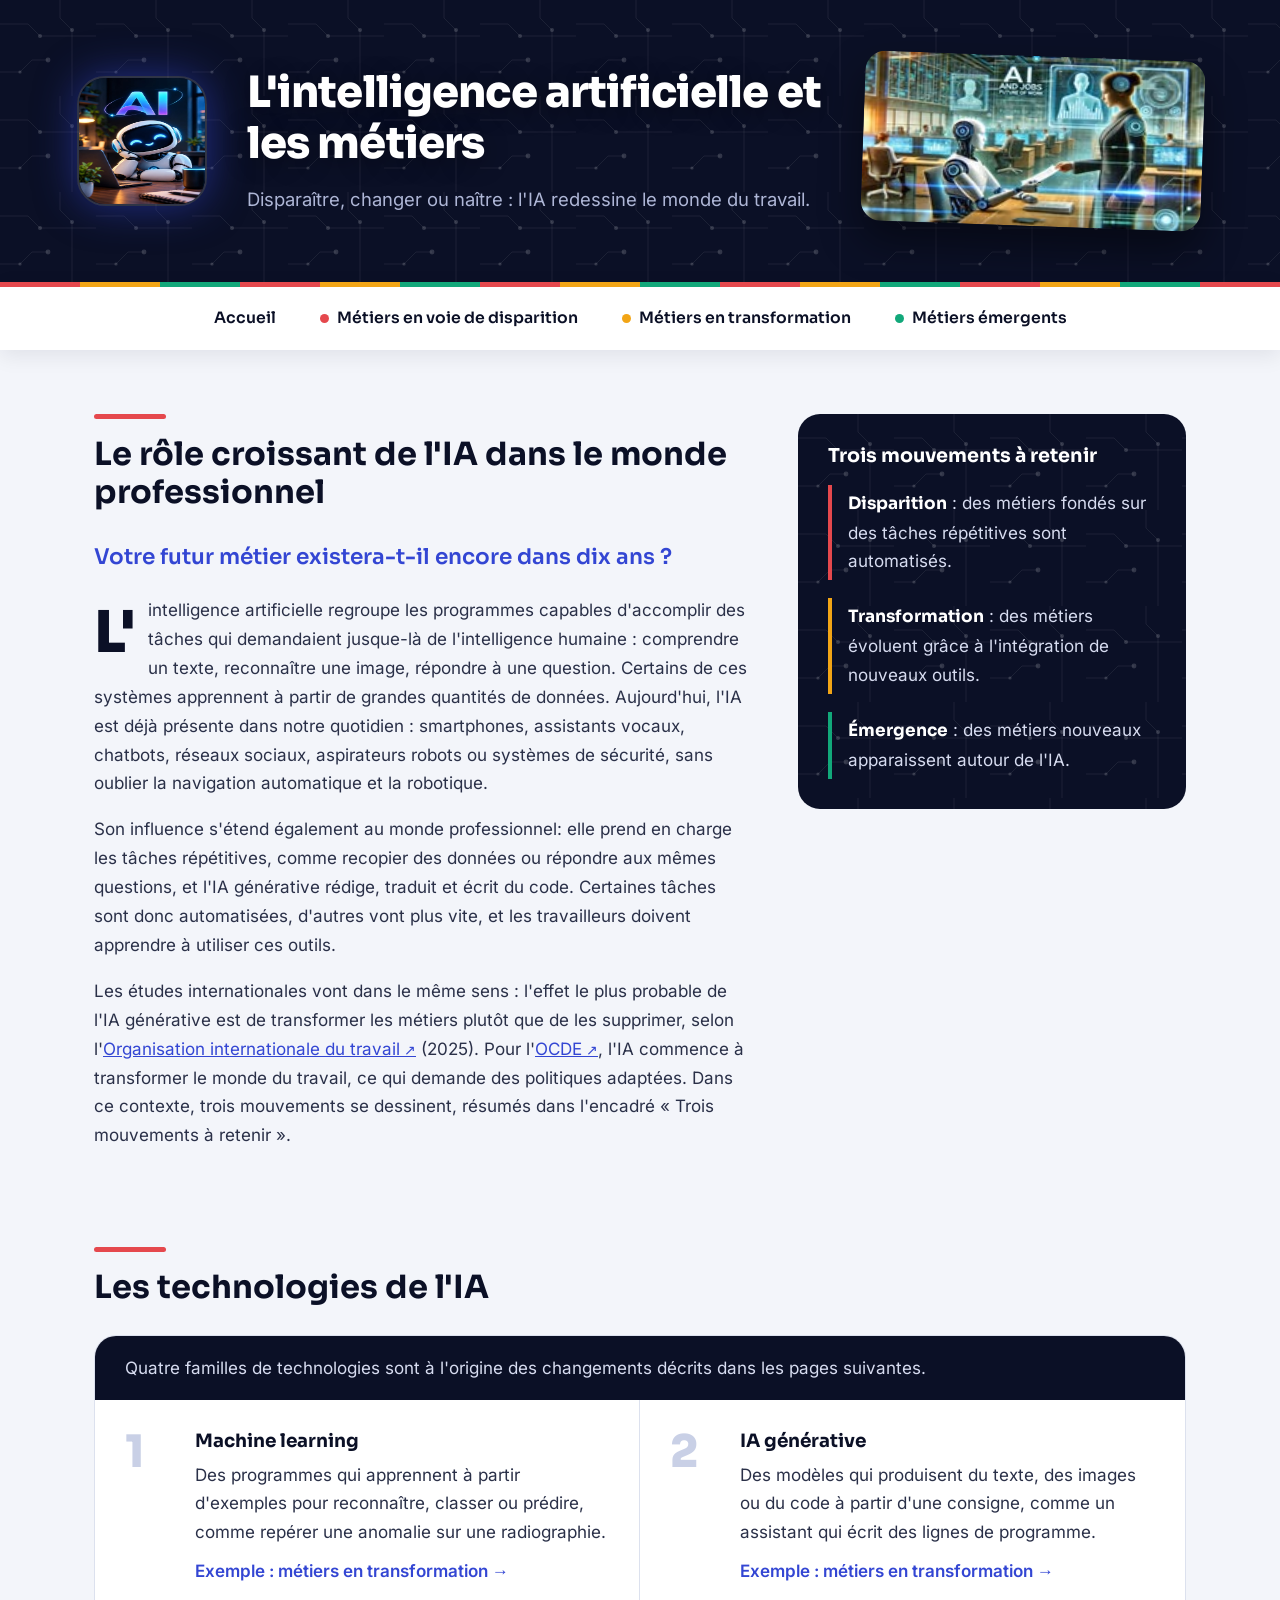
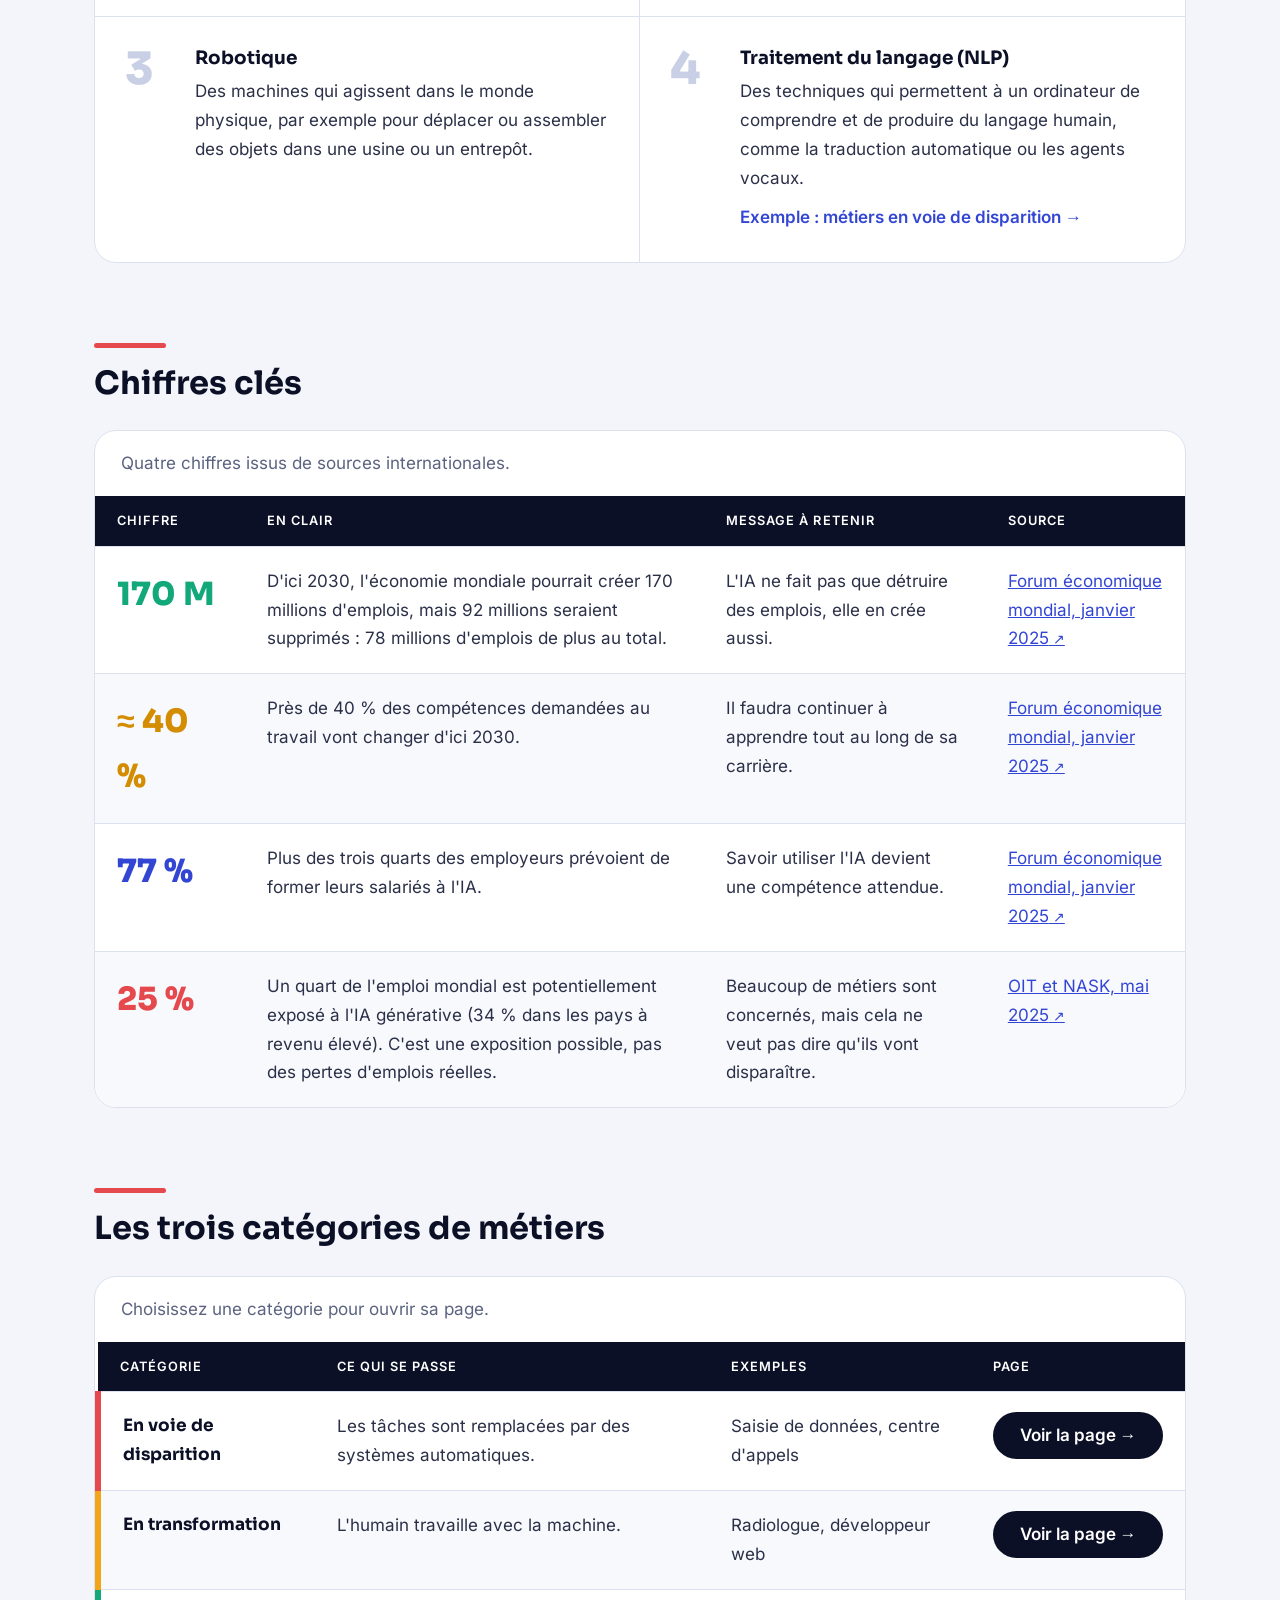
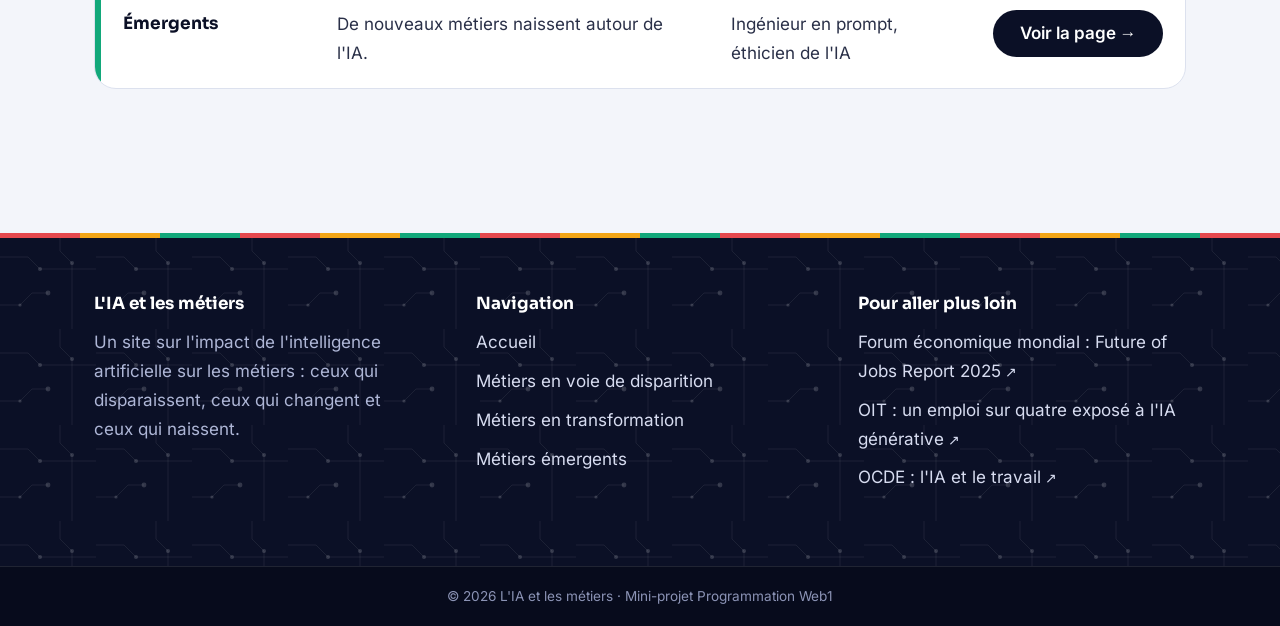
<file: index.html>
<!DOCTYPE html>
<html lang="fr">
<head>
  <meta charset="UTF-8">
  <meta name="description" content="Découvrez comment l'intelligence artificielle transforme le monde du travail : métiers menacés, métiers en évolution et nouvelles professions.">
  <meta name="viewport" content="width=device-width, initial-scale=1.0">
  <title>L'IA et les métiers</title>
  <link rel="stylesheet" href="css/accueil.css">
</head>
<body>

  <header>

    <img src="images/Next Century Gadget Concept _ The Future of AI Technology.jpeg" alt="Logo du site">
   <div>
      <h1>L'intelligence artificielle et les métiers</h1>
      <p>Disparaître, changer ou naître : l'IA redessine le monde du travail.</p>
    </div>
    <img src="images/banniere.jpeg" alt="Bannière illustrant l'IA dans le monde du travail"> 
  </header>

  <nav>
    <a href="index.html">Accueil</a>
    <a href="metiers-disparition.html">Métiers en voie de disparition</a>
    <a href="metiers-transformation.html">Métiers en transformation</a>
    <a href="metiers-emergents.html">Métiers émergents</a>
  </nav>

  <div class="contenu">

    <section id="role-ia">
            <article>
        <h2>Le rôle croissant de l'IA dans le monde professionnel</h2>
        <p class="sous-titre">Votre futur métier existera-t-il encore dans dix ans ?</p>
        <p>
          L'intelligence artificielle regroupe les programmes capables d'accomplir des tâches
          qui demandaient jusque-là de l'intelligence humaine : comprendre un texte, reconnaître
          une image, répondre à une question. Certains de ces systèmes apprennent à partir de grandes quantités de données.
          Aujourd'hui, l'IA est déjà présente dans notre quotidien :
          smartphones, assistants vocaux, chatbots, réseaux sociaux, aspirateurs robots ou
          systèmes de sécurité, sans oublier la navigation automatique et la robotique.
        </p>
        <p>
          Son influence s'étend également au monde professionnel: elle prend en charge les tâches répétitives,
          comme recopier des données ou répondre aux mêmes questions, et l'IA générative rédige,
          traduit et écrit du code. Certaines tâches sont donc automatisées, d'autres vont plus
          vite, et les travailleurs doivent apprendre à utiliser ces outils.
        </p>
        <p>
          Les études internationales vont dans le même sens : l'effet le plus probable de l'IA
          générative est de transformer les métiers plutôt que de les supprimer, selon
          l'<a href="https://www.ilo.org/resource/news/one-four-jobs-risk-being-transformed-genai-new-ilo%E2%80%93nask-global-index-shows" target="_blank">Organisation internationale du travail</a>
          (2025). Pour l'<a href="https://www.oecd.org/en/topics/ai-and-work.html" target="_blank">OCDE</a>,
          l'IA commence à transformer le monde du travail, ce qui demande des politiques adaptées.
          Dans ce contexte, trois mouvements se dessinent, résumés dans l'encadré « Trois
          mouvements à retenir ».
        </p>
      </article>
      
      <aside>
        <h3>Trois mouvements à retenir</h3>
        <ol>
          <li><strong>Disparition</strong> : des métiers fondés sur des tâches répétitives sont automatisés.</li>
          <li><strong>Transformation</strong> : des métiers évoluent grâce à l'intégration de nouveaux outils.</li>
          <li><strong>Émergence</strong> : des métiers nouveaux apparaissent autour de l'IA.</li>
        </ol>
      </aside>
    </section>


        <section id="technologies">
      <h2>Les technologies de l'IA</h2>
      <div class="bloc-technologies">
        <p class="intro-technologies">Quatre familles de technologies sont à l'origine des changements décrits dans les pages suivantes.</p>
        <ul class="technologies">
          <li>
            <span class="numero">1</span>
            <div>
              <h3>Machine learning</h3>
              <p>Des programmes qui apprennent à partir d'exemples pour reconnaître, classer ou prédire, comme repérer une anomalie sur une radiographie.</p>
              <a href="metiers-transformation.html">Exemple : métiers en transformation</a>
            </div>
          </li>
          <li>
            <span class="numero">2</span>
            <div>
              <h3>IA générative</h3>
              <p>Des modèles qui produisent du texte, des images ou du code à partir d'une consigne, comme un assistant qui écrit des lignes de programme.</p>
              <a href="metiers-transformation.html">Exemple : métiers en transformation</a>
            </div>
          </li>
          <li>
            <span class="numero">3</span>
            <div>
              <h3>Robotique</h3>
              <p>Des machines qui agissent dans le monde physique, par exemple pour déplacer ou assembler des objets dans une usine ou un entrepôt.</p>
            </div>
          </li>
          <li>
            <span class="numero">4</span>
            <div>
              <h3>Traitement du langage (NLP)</h3>
              <p>Des techniques qui permettent à un ordinateur de comprendre et de produire du langage humain, comme la traduction automatique ou les agents vocaux.</p>
              <a href="metiers-disparition.html">Exemple : métiers en voie de disparition</a>
            </div>
          </li>
        </ul>
      </div>
    </section>

    <section id="chiffres">
      <h2>Chiffres clés</h2>
      <div class="tableau-conteneur">
        <table class="tableau-chiffres">
          <caption>Quatre chiffres issus de sources internationales.</caption>
          <thead>
            <tr>
              <th>Chiffre</th>
              <th>En clair</th>
              <th>Message à retenir</th>
              <th>Source</th>
            </tr>
          </thead>
          <tbody>
            <tr>
              <th>170 M</th>
              <td>D'ici 2030, l'économie mondiale pourrait créer 170 millions d'emplois, mais 92 millions seraient supprimés : 78 millions d'emplois de plus au total.</td>
              <td>L'IA ne fait pas que détruire des emplois, elle en crée aussi.</td>
              <td><a href="https://www.weforum.org/press/2025/01/future-of-jobs-report-2025-78-million-new-job-opportunities-by-2030-but-urgent-upskilling-needed-to-prepare-workforces/" target="_blank">Forum économique mondial, janvier 2025</a></td>
            </tr>
            <tr>
              <th>≈ 40 %</th>
              <td>Près de 40 % des compétences demandées au travail vont changer d'ici 2030.</td>
              <td>Il faudra continuer à apprendre tout au long de sa carrière.</td>
              <td><a href="https://www.weforum.org/press/2025/01/future-of-jobs-report-2025-78-million-new-job-opportunities-by-2030-but-urgent-upskilling-needed-to-prepare-workforces/" target="_blank">Forum économique mondial, janvier 2025</a></td>
            </tr>
            <tr>
              <th>77 %</th>
              <td>Plus des trois quarts des employeurs prévoient de former leurs salariés à l'IA.</td>
              <td>Savoir utiliser l'IA devient une compétence attendue.</td>
              <td><a href="https://www.weforum.org/press/2025/01/future-of-jobs-report-2025-78-million-new-job-opportunities-by-2030-but-urgent-upskilling-needed-to-prepare-workforces/" target="_blank">Forum économique mondial, janvier 2025</a></td>
            </tr>
            <tr>
              <th>25 %</th>
              <td>Un quart de l'emploi mondial est potentiellement exposé à l'IA générative (34 % dans les pays à revenu élevé). C'est une exposition possible, pas des pertes d'emplois réelles.</td>
              <td>Beaucoup de métiers sont concernés, mais cela ne veut pas dire qu'ils vont disparaître.</td>
              <td><a href="https://www.ilo.org/resource/news/one-four-jobs-risk-being-transformed-genai-new-ilo%E2%80%93nask-global-index-shows" target="_blank">OIT et NASK, mai 2025</a></td>
            </tr>
          </tbody>
        </table>
      </div>
    </section>

    <section id="categories">
      <h2>Les trois catégories de métiers</h2>
      <div class="tableau-conteneur">
        <table>
          <caption>Choisissez une catégorie pour ouvrir sa page.</caption>
          <thead>
            <tr>
              <th>Catégorie</th>
              <th>Ce qui se passe</th>
              <th>Exemples</th>
              <th>Page</th>
            </tr>
          </thead>
          <tbody>
            <tr>
              <th>En voie de disparition</th>
              <td>Les tâches sont remplacées par des systèmes automatiques.</td>
              <td>Saisie de données, centre d'appels</td>
              <td><a href="metiers-disparition.html">Voir la page</a></td>
            </tr>
            <tr>
              <th>En transformation</th>
              <td>L'humain travaille avec la machine.</td>
              <td>Radiologue, développeur web</td>
              <td><a href="metiers-transformation.html">Voir la page</a></td>
            </tr>
            <tr>
              <th>Émergents</th>
              <td>De nouveaux métiers naissent autour de l'IA.</td>
              <td>Ingénieur en prompt, éthicien de l'IA</td>
              <td><a href="metiers-emergents.html">Voir la page</a></td>
            </tr>
          </tbody>
        </table>
      </div>
    </section>

  </div>

  <footer>
    <div class="footer-contenu">

      <div class="footer-bloc">
        <h3>L'IA et les métiers</h3>
        <p>Un site sur l'impact de l'intelligence artificielle sur les métiers : ceux qui disparaissent, ceux qui changent et ceux qui naissent.</p>
      </div>

      <div class="footer-bloc">
        <h3>Navigation</h3>
        <ul>
          <li><a href="index.html">Accueil</a></li>
          <li><a href="metiers-disparition.html">Métiers en voie de disparition</a></li>
          <li><a href="metiers-transformation.html">Métiers en transformation</a></li>
          <li><a href="metiers-emergents.html">Métiers émergents</a></li>
        </ul>
      </div>

      <div class="footer-bloc">
        <h3>Pour aller plus loin</h3>
        <ul>
          <li><a href="https://www.weforum.org/press/2025/01/future-of-jobs-report-2025-78-million-new-job-opportunities-by-2030-but-urgent-upskilling-needed-to-prepare-workforces/" target="_blank">Forum économique mondial : Future of Jobs Report 2025</a></li>
          <li><a href="https://www.ilo.org/resource/news/one-four-jobs-risk-being-transformed-genai-new-ilo%E2%80%93nask-global-index-shows" target="_blank">OIT : un emploi sur quatre exposé à l'IA générative</a></li>
          <li><a href="https://www.oecd.org/en/topics/ai-and-work.html" target="_blank">OCDE : l'IA et le travail</a></li>
        </ul>
      </div>

    </div>

    <div class="footer-bas">
      <p>© 2026 L'IA et les métiers · Mini-projet Programmation Web1</p>
    </div>
  </footer>

</body>
</html>
</file>
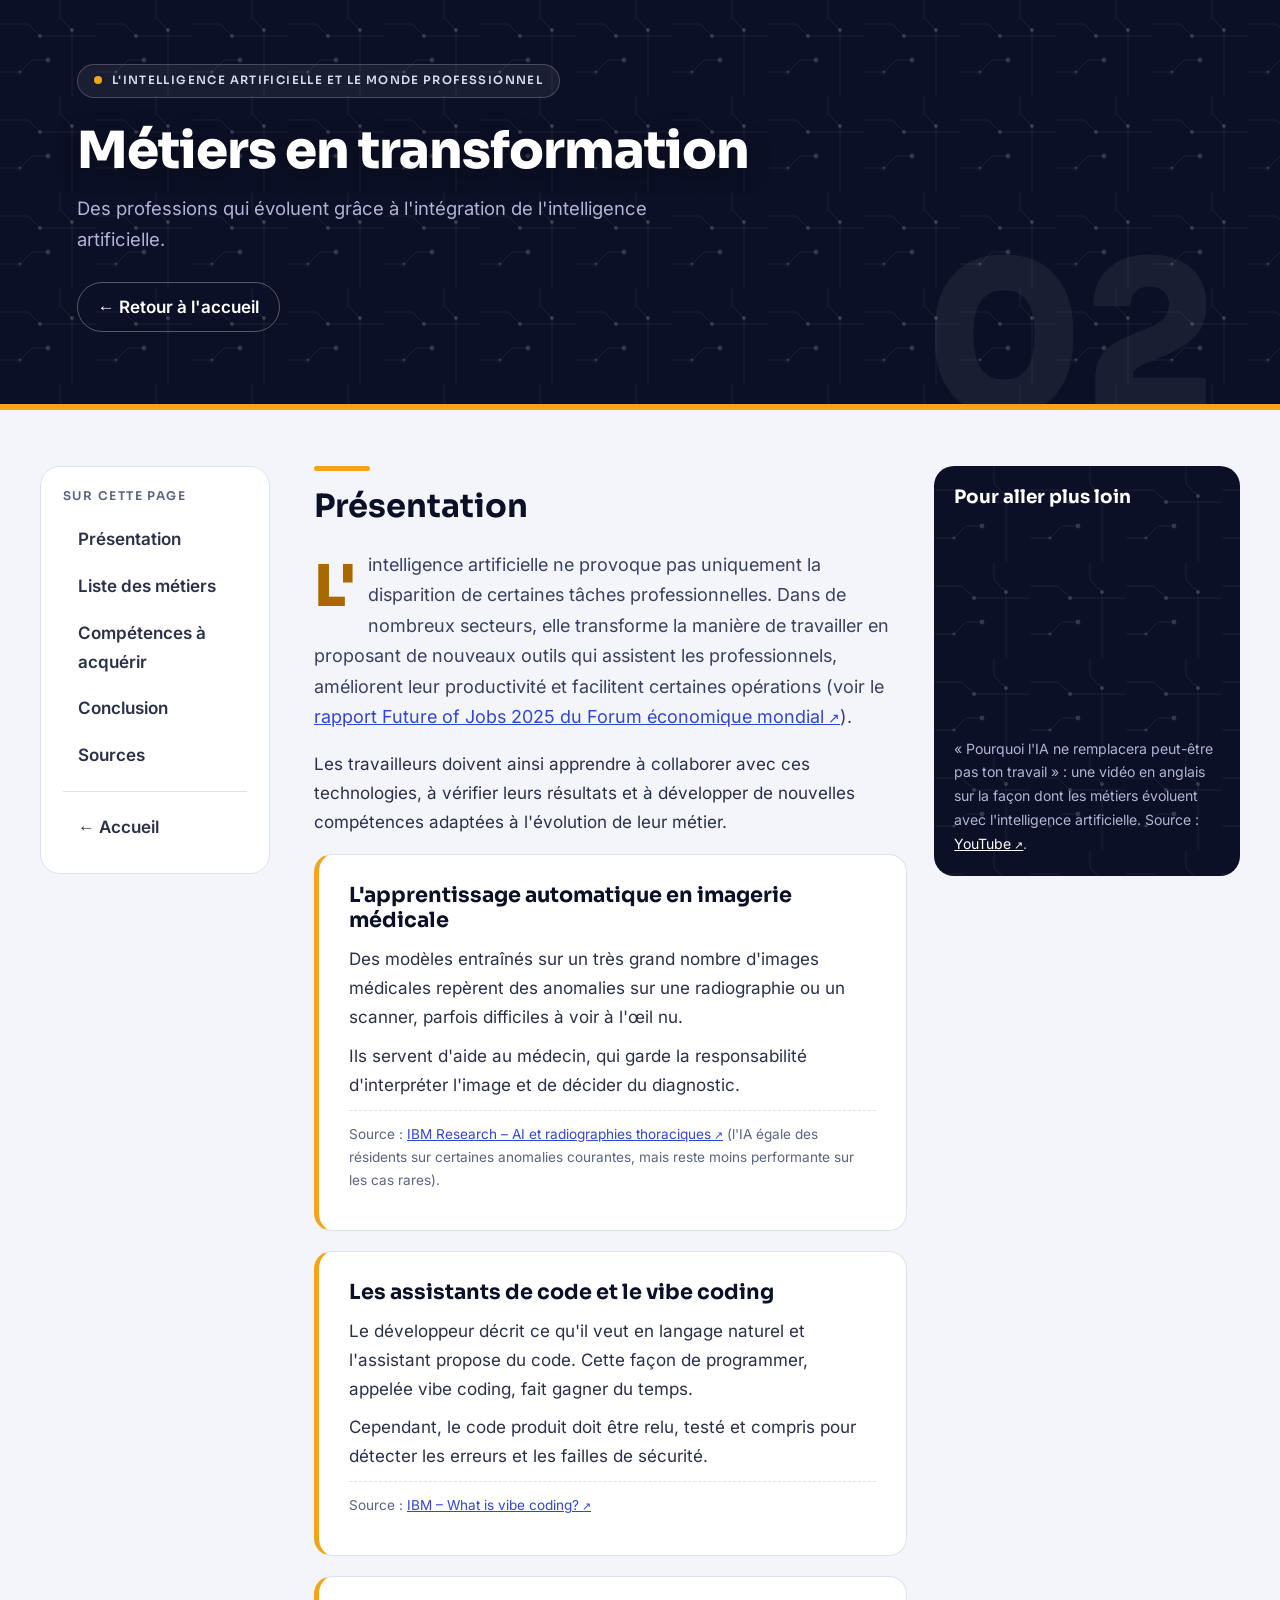
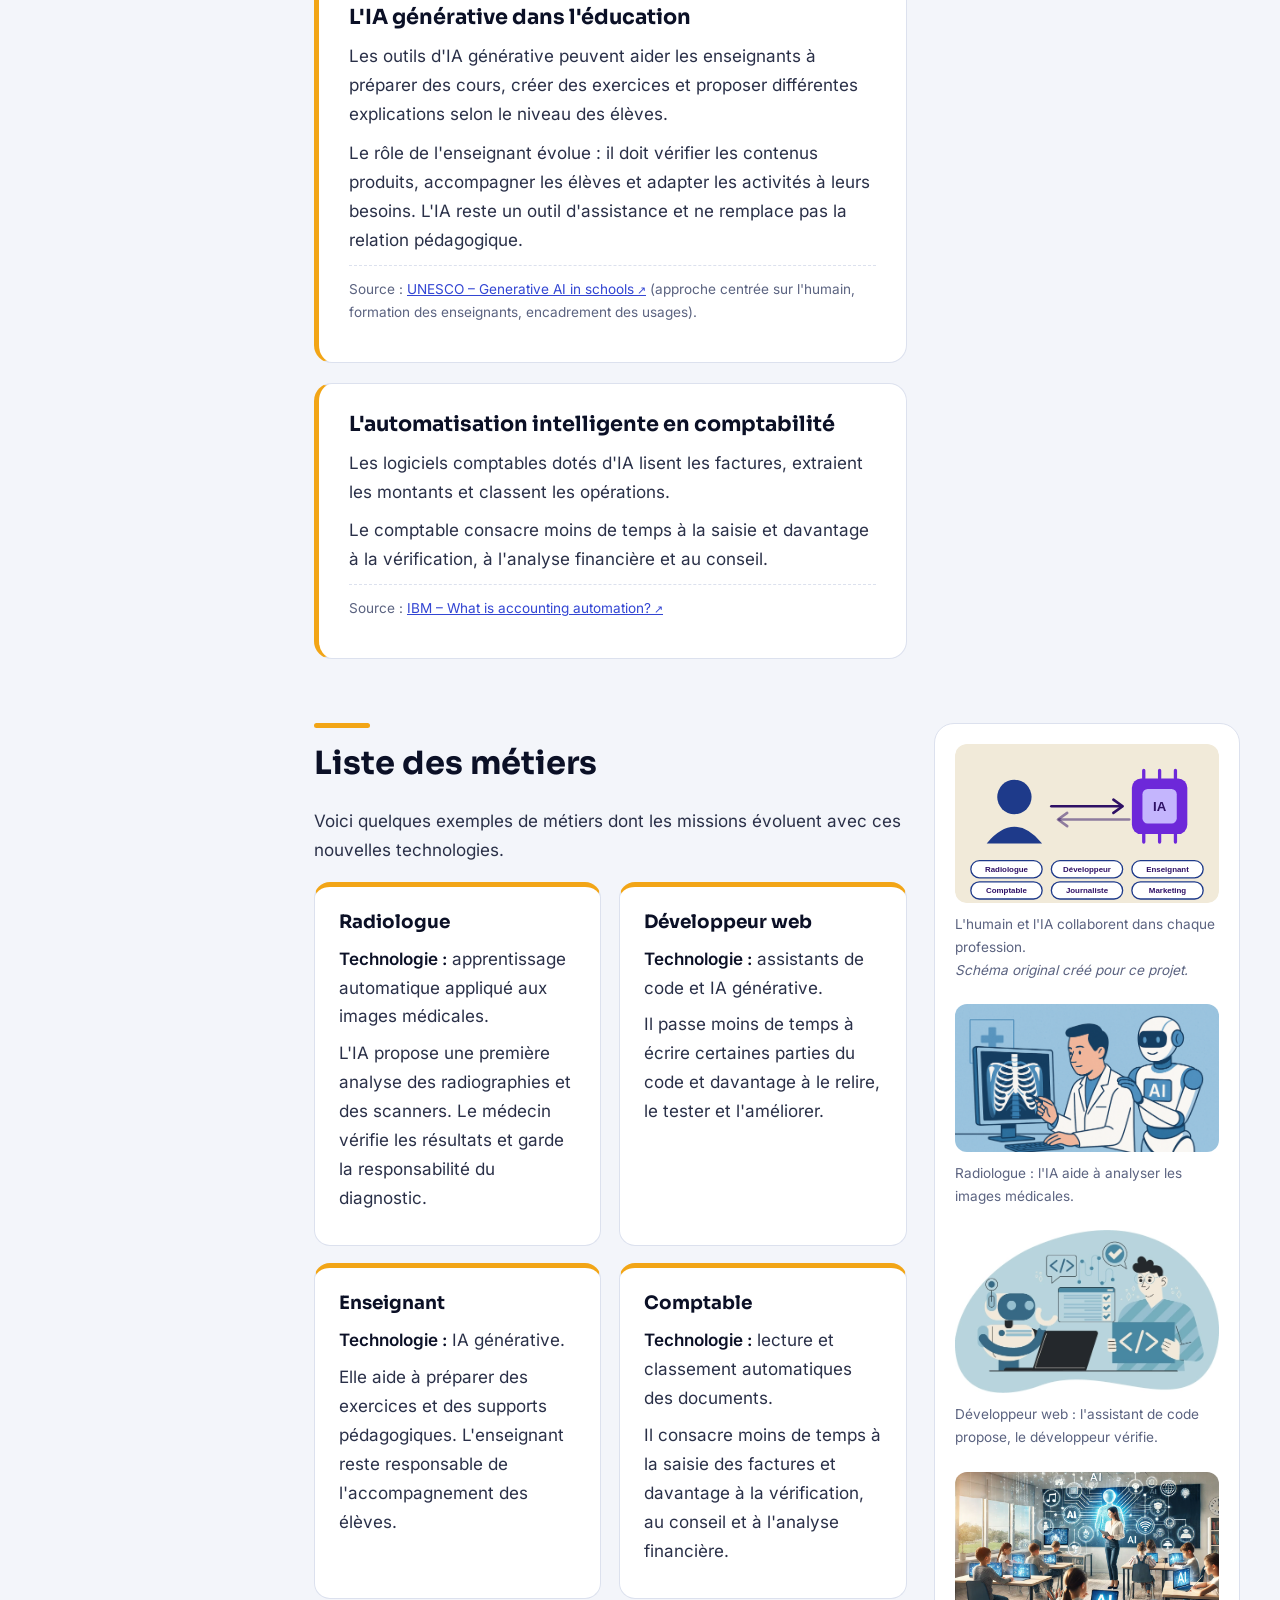
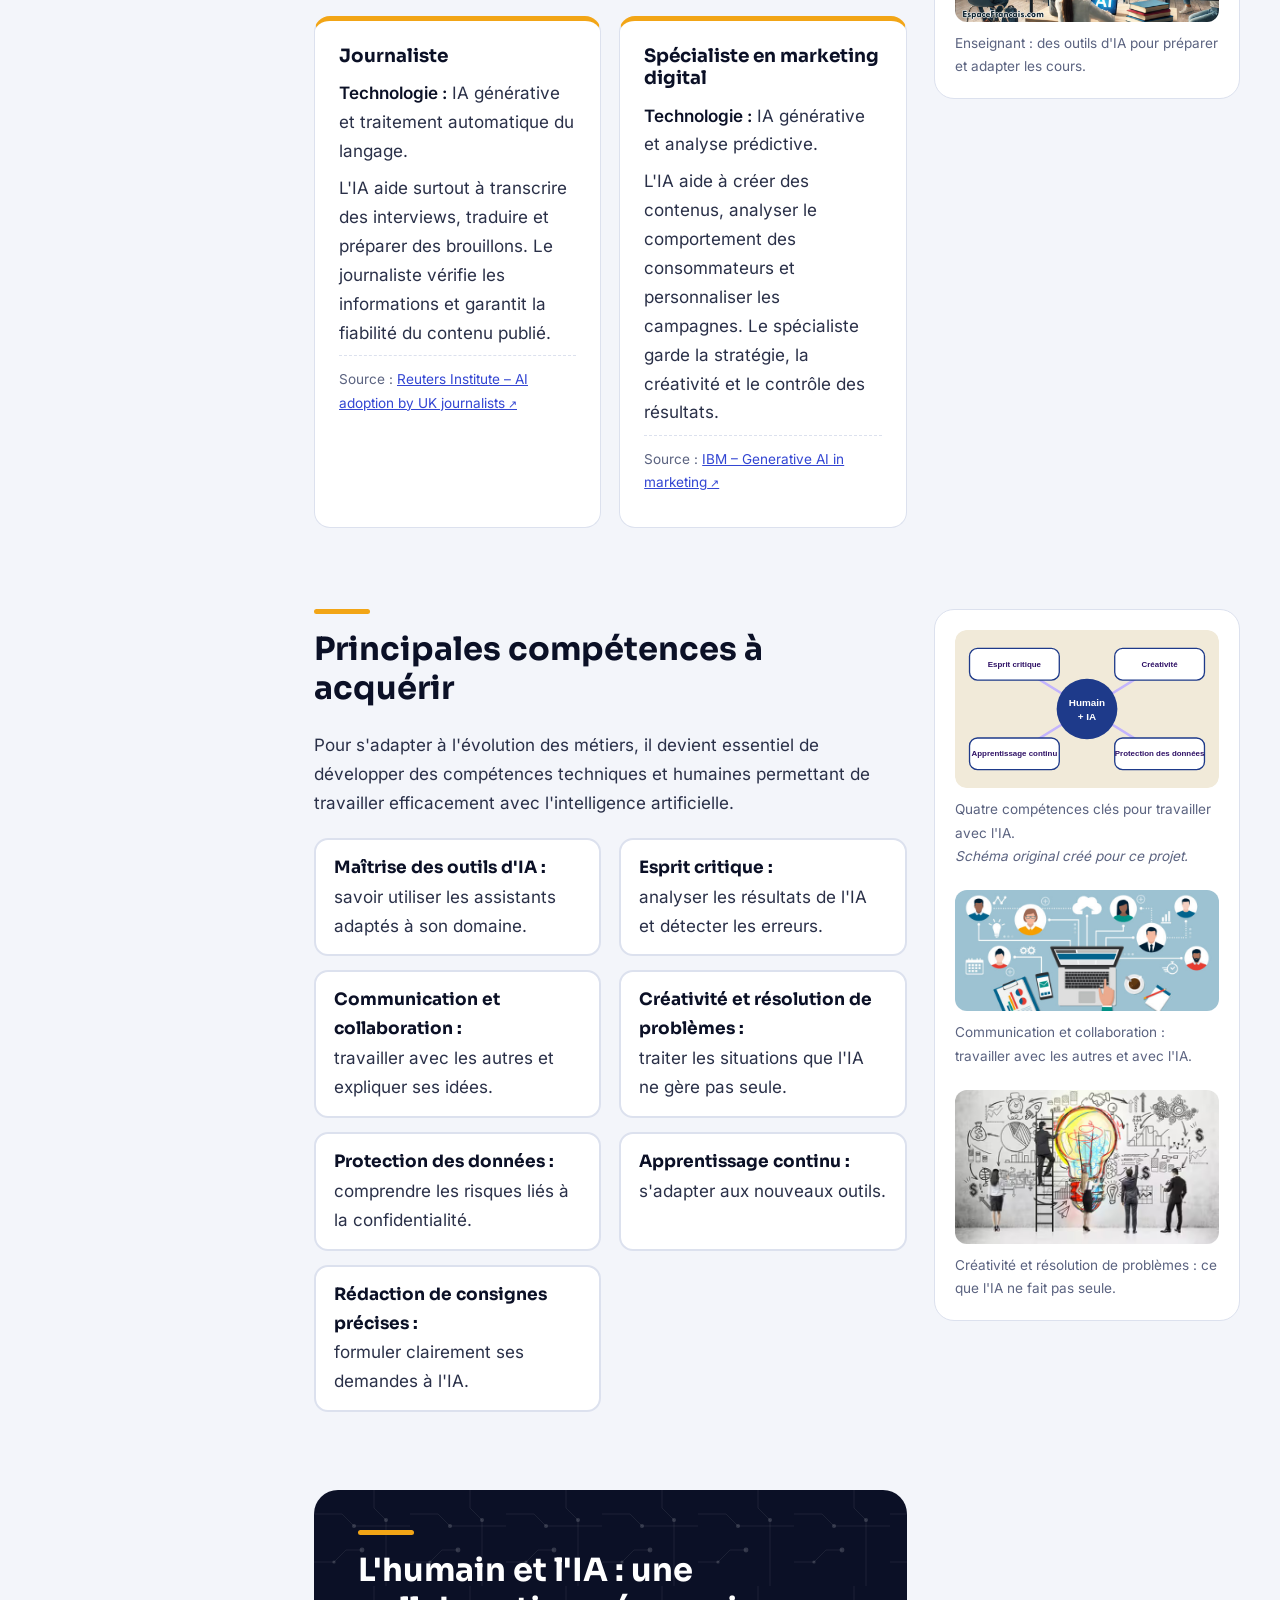
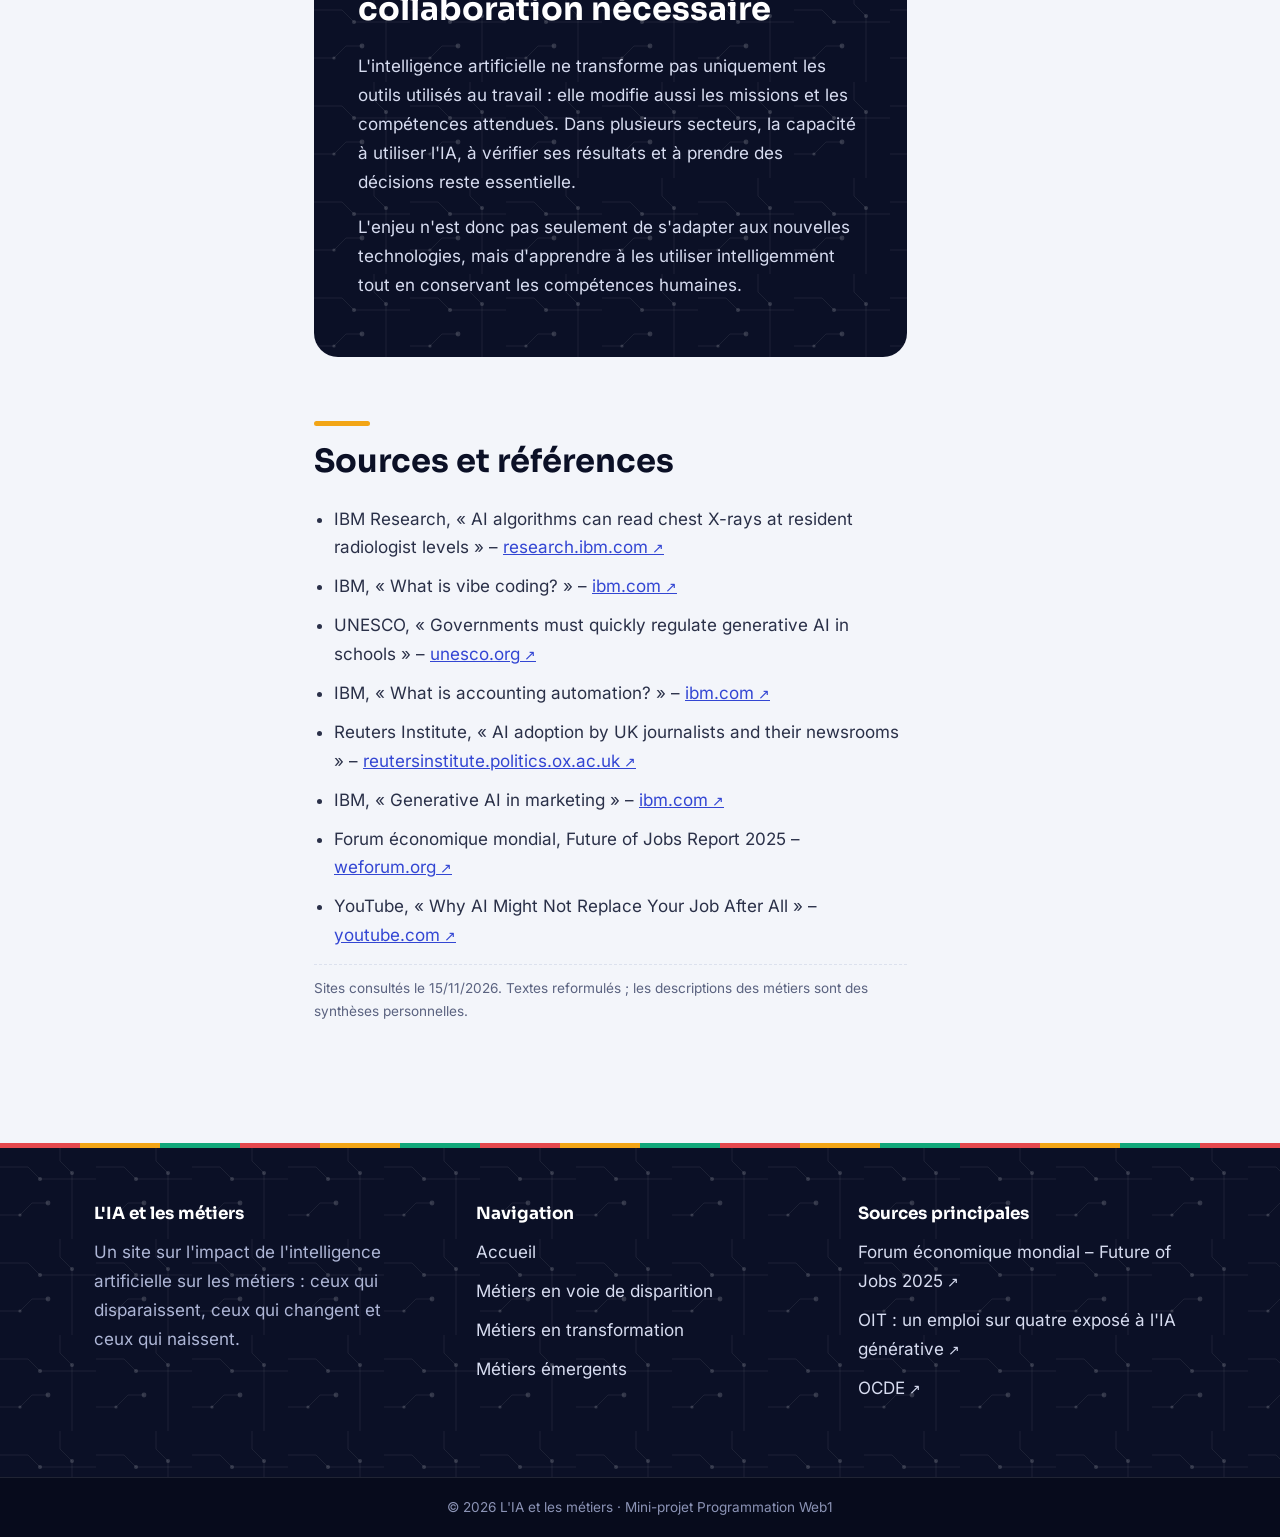
<file: metiers-disparition.html>
<!DOCTYPE html>
<html lang="fr">

<head>
  <meta charset="UTF-8">
  <meta name="viewport" content="width=device-width, initial-scale=1.0">
  <meta name="description"
    content="Découvrez comment l'intelligence artificielle transforme les métiers, les missions professionnelles et les compétences nécessaires.">
  <title>Métiers en transformation | L'IA et les métiers</title>
  <link rel="stylesheet" href="css/categories.css">
</head>

<body class="transformation">

  <header class="header-categorie">
    <p class="surtitre">L'intelligence artificielle et le monde professionnel</p>
    <h1>Métiers en transformation</h1>
    <p>
      Des professions qui évoluent grâce à l'intégration
      de l'intelligence artificielle.
    </p>
    <a href="index.html">Retour à l'accueil</a>
  </header>



    <div class="grille">

    <nav class="navigation-interne">
      <h2>Sur cette page</h2>
      <ul>
        <li><a href="#presentation">Présentation</a></li>
        <li><a href="#liste">Liste des métiers</a></li>
        <li><a href="#competences">Compétences à acquérir</a></li>
        <li><a href="#conclusion">Conclusion</a></li>
        <li><a href="#sources">Sources</a></li>
        <li><a href="index.html">Accueil</a></li>
      </ul>
    </nav>


    <div class="principal">

      <section id="presentation">

        <h2>Présentation</h2>

        <p class="intro-page">
          L'intelligence artificielle ne provoque pas uniquement la
          disparition de certaines tâches professionnelles. Dans de
          nombreux secteurs, elle transforme la manière de travailler
          en proposant de nouveaux outils qui assistent les professionnels,
          améliorent leur productivité et facilitent certaines opérations
          (voir le
          <a href="https://www.weforum.org/press/2025/01/future-of-jobs-report-2025-78-million-new-job-opportunities-by-2030-but-urgent-upskilling-needed-to-prepare-workforces/"
            target="_blank">rapport Future of Jobs 2025 du Forum économique mondial</a>).
        </p>

        <p>
          Les travailleurs doivent ainsi apprendre à collaborer avec ces
          technologies, à vérifier leurs résultats et à développer de
          nouvelles compétences adaptées à l'évolution de leur métier.
        </p>


        <article class="article-technologie">
          <h3>L'apprentissage automatique en imagerie médicale</h3>
          <p>
            Des modèles entraînés sur un très grand nombre d'images
            médicales repèrent des anomalies sur une radiographie ou
            un scanner, parfois difficiles à voir à l'œil nu.
          </p>
          <p>
            Ils servent d'aide au médecin, qui garde la responsabilité
            d'interpréter l'image et de décider du diagnostic.
          </p>
          <p class="source">
            Source : <a href="https://research.ibm.com/blog/ai-x-rays-for-radiologists"
              target="_blank">IBM Research – AI et radiographies thoraciques</a>
            (l'IA égale des résidents sur certaines anomalies courantes, mais reste moins performante sur les cas rares).
          </p>
        </article>


        <article class="article-technologie">
          <h3>Les assistants de code et le vibe coding</h3>
          <p>
            Le développeur décrit ce qu'il veut en langage naturel
            et l'assistant propose du code. Cette façon de programmer,
            appelée vibe coding, fait gagner du temps.
          </p>
          <p>
            Cependant, le code produit doit être relu, testé et compris
            pour détecter les erreurs et les failles de sécurité.
          </p>
          <p class="source">
            Source : <a href="https://www.ibm.com/think/topics/vibe-coding"
              target="_blank">IBM – What is vibe coding?</a>
          </p>
        </article>


        <article class="article-technologie">
          <h3>L'IA générative dans l'éducation</h3>
          <p>
            Les outils d'IA générative peuvent aider les enseignants
            à préparer des cours, créer des exercices et proposer
            différentes explications selon le niveau des élèves.
          </p>
          <p>
            Le rôle de l'enseignant évolue : il doit vérifier
            les contenus produits, accompagner les élèves et adapter
            les activités à leurs besoins. L'IA reste un outil
            d'assistance et ne remplace pas la relation pédagogique.
          </p>
          <p class="source">
            Source : <a href="https://www.unesco.org/en/articles/unesco-governments-must-quickly-regulate-generative-ai-schools"
              target="_blank">UNESCO – Generative AI in schools</a>
            (approche centrée sur l'humain, formation des enseignants, encadrement des usages).
          </p>
        </article>


        <article class="article-technologie">
          <h3>L'automatisation intelligente en comptabilité</h3>
          <p>
            Les logiciels comptables dotés d'IA lisent les factures,
            extraient les montants et classent les opérations.
          </p>
          <p>
            Le comptable consacre moins de temps à la saisie et davantage
            à la vérification, à l'analyse financière et au conseil.
          </p>
          <p class="source">
            Source : <a href="https://www.ibm.com/think/topics/accounting-automation"
              target="_blank">IBM – What is accounting automation?</a>
          </p>
        </article>

      </section>

      <aside class="aside-lateral aside-r1 aside-video">

      <h2>Pour aller plus loin</h2>

      <iframe
        src="https://www.youtube.com/embed/EGskcTRnLJ0"
        title="Why AI Might Not Replace Your Job After All" width="320" height="180">
      </iframe>

      <p class="legende-video">
        « Pourquoi l'IA ne remplacera peut-être pas ton travail » :
        une vidéo en anglais sur la façon dont les métiers évoluent
        avec l'intelligence artificielle.
        Source : <a href="https://www.youtube.com/watch?v=EGskcTRnLJ0"
          target="_blank">YouTube</a>.
      </p>

    </aside>


      <section id="liste">

        <h2>Liste des métiers</h2>

        <p>
          Voici quelques exemples de métiers dont les missions
          évoluent avec ces nouvelles technologies.
        </p>

        <ul class="cartes">

          <li>
            <h3>Radiologue</h3>
            <p><strong>Technologie :</strong> apprentissage automatique appliqué aux images médicales.</p>
            <p>
              L'IA propose une première analyse des radiographies et des scanners.
              Le médecin vérifie les résultats et garde la responsabilité du diagnostic.
            </p>
          </li>

          <li>
            <h3>Développeur web</h3>
            <p><strong>Technologie :</strong> assistants de code et IA générative.</p>
            <p>
              Il passe moins de temps à écrire certaines parties du code
              et davantage à le relire, le tester et l'améliorer.
            </p>
          </li>

          <li>
            <h3>Enseignant</h3>
            <p><strong>Technologie :</strong> IA générative.</p>
            <p>
              Elle aide à préparer des exercices et des supports pédagogiques.
              L'enseignant reste responsable de l'accompagnement des élèves.
            </p>
          </li>

          <li>
            <h3>Comptable</h3>
            <p><strong>Technologie :</strong> lecture et classement automatiques des documents.</p>
            <p>
              Il consacre moins de temps à la saisie des factures et davantage
              à la vérification, au conseil et à l'analyse financière.
            </p>
          </li>

          <li>
            <h3>Journaliste</h3>
            <p><strong>Technologie :</strong> IA générative et traitement automatique du langage.</p>
            <p>
              L'IA aide surtout à transcrire des interviews, traduire et préparer des brouillons.
              Le journaliste vérifie les informations et garantit la fiabilité du contenu publié.
            </p>
            <p class="source">
              Source : <a href="https://reutersinstitute.politics.ox.ac.uk/ai-adoption-uk-journalists-and-their-newsrooms-surveying-applications-approaches-and-attitudes"
                target="_blank">Reuters Institute – AI adoption by UK journalists</a>
            </p>
          </li>

          <li>
            <h3>Spécialiste en marketing digital</h3>
            <p><strong>Technologie :</strong> IA générative et analyse prédictive.</p>
            <p>
              L'IA aide à créer des contenus, analyser le comportement des consommateurs
              et personnaliser les campagnes. Le spécialiste garde la stratégie,
              la créativité et le contrôle des résultats.
            </p>
            <p class="source">
              Source : <a href="https://www.ibm.com/think/topics/generative-ai-marketing"
                target="_blank">IBM – Generative AI in marketing</a>
            </p>
          </li>

        </ul>

      </section>

      <aside class="aside-lateral aside-r2">
          <figure>
          <img src="images/transformation-metiers.svg"
            alt="Un professionnel et une puce d'IA travaillent ensemble autour de six métiers">
          <figcaption>L'humain et l'IA collaborent dans chaque profession.
            <span>Schéma original créé pour ce projet.</span></figcaption>
        </figure>

        <figure>
          <img src="images/IA_en_radiologie.png"
            alt="Intelligence artificielle appliquée à la radiologie">
          <figcaption>Radiologue : l'IA aide à analyser les images médicales.
            <!-- Source de l'image : à compléter (site + lien) -->
          </figcaption>
        </figure>

        <figure>
          <img src="images/developpeur-ai.webp"
            alt="Développeur travaillant avec un assistant d'intelligence artificielle">
          <figcaption>Développeur web : l'assistant de code propose, le développeur vérifie.
            <!-- Source de l'image : à compléter (site + lien) -->
          </figcaption>
        </figure>

        <figure>
          <img src="images/Outils-IA-Enseignement-Education.jpg"
            alt="Outils d'intelligence artificielle pour l'enseignement et l'éducation">
          <figcaption>Enseignant : des outils d'IA pour préparer et adapter les cours.
            <!-- Source de l'image : à compléter (site + lien) -->
          </figcaption>
        </figure>
        </aside>


      <section id="competences">

        <h2>Principales compétences à acquérir</h2>

        <p class="intro-competences">
          Pour s'adapter à l'évolution des métiers, il devient
          essentiel de développer des compétences techniques
          et humaines permettant de travailler efficacement
          avec l'intelligence artificielle.
        </p>

        <ul class="competences">
          <li><strong>Maîtrise des outils d'IA :</strong> savoir utiliser les assistants adaptés à son domaine.</li>
          <li><strong>Esprit critique :</strong> analyser les résultats de l'IA et détecter les erreurs.</li>
          <li><strong>Communication et collaboration :</strong> travailler avec les autres et expliquer ses idées.</li>
          <li><strong>Créativité et résolution de problèmes :</strong> traiter les situations que l'IA ne gère pas seule.</li>
          <li><strong>Protection des données :</strong> comprendre les risques liés à la confidentialité.</li>
          <li><strong>Apprentissage continu :</strong> s'adapter aux nouveaux outils.</li>
          <li><strong>Rédaction de consignes précises :</strong> formuler clairement ses demandes à l'IA.</li>
        </ul>

      </section>

      <aside class="aside-lateral aside-r3">
          <figure>
          <img src="images/transformation-competences.svg"
            alt="Schéma : humain et IA entourés de quatre compétences clés">
          <figcaption>Quatre compétences clés pour travailler avec l'IA.
            <span>Schéma original créé pour ce projet.</span></figcaption>
        </figure>

        <figure>
          <img src="images/Communication_et_collaboration.jpeg"
            alt="Communication et collaboration au sein d'une équipe">
          <figcaption>Communication et collaboration : travailler avec les autres et avec l'IA.
            <!-- Source de l'image : à compléter (site + lien) -->
          </figcaption>
        </figure>

        <figure>
          <img src="images/creativity-and-problemsolving.avif"
            alt="Créativité et résolution de problèmes">
          <figcaption>Créativité et résolution de problèmes : ce que l'IA ne fait pas seule.
            <!-- Source de l'image : à compléter (site + lien) -->
          </figcaption>
        </figure>
        </aside>


      <section id="conclusion" class="conclusion">

        <h2>L'humain et l'IA : une collaboration nécessaire</h2>

        <p>
          L'intelligence artificielle ne transforme pas uniquement
          les outils utilisés au travail : elle modifie aussi
          les missions et les compétences attendues. Dans plusieurs
          secteurs, la capacité à utiliser l'IA, à vérifier ses résultats
          et à prendre des décisions reste essentielle.
        </p>

        <p>
          L'enjeu n'est donc pas seulement de s'adapter aux nouvelles
          technologies, mais d'apprendre à les utiliser intelligemment
          tout en conservant les compétences humaines.
        </p>

      </section>


      <section id="sources">

        <h2>Sources et références</h2>

        <ul class="liste-sources">
          <li>IBM Research, « AI algorithms can read chest X-rays at resident radiologist levels » –
            <a href="https://research.ibm.com/blog/ai-x-rays-for-radiologists" target="_blank">research.ibm.com</a></li>
          <li>IBM, « What is vibe coding? » –
            <a href="https://www.ibm.com/think/topics/vibe-coding" target="_blank">ibm.com</a></li>
          <li>UNESCO, « Governments must quickly regulate generative AI in schools » –
            <a href="https://www.unesco.org/en/articles/unesco-governments-must-quickly-regulate-generative-ai-schools" target="_blank">unesco.org</a></li>
          <li>IBM, « What is accounting automation? » –
            <a href="https://www.ibm.com/think/topics/accounting-automation" target="_blank">ibm.com</a></li>
          <li>Reuters Institute, « AI adoption by UK journalists and their newsrooms » –
            <a href="https://reutersinstitute.politics.ox.ac.uk/ai-adoption-uk-journalists-and-their-newsrooms-surveying-applications-approaches-and-attitudes" target="_blank">reutersinstitute.politics.ox.ac.uk</a></li>
          <li>IBM, « Generative AI in marketing » –
            <a href="https://www.ibm.com/think/topics/generative-ai-marketing" target="_blank">ibm.com</a></li>
          <li>Forum économique mondial, Future of Jobs Report 2025 –
            <a href="https://www.weforum.org/press/2025/01/future-of-jobs-report-2025-78-million-new-job-opportunities-by-2030-but-urgent-upskilling-needed-to-prepare-workforces/" target="_blank">weforum.org</a></li>
          <li>YouTube, « Why AI Might Not Replace Your Job After All » –
            <a href="https://www.youtube.com/watch?v=EGskcTRnLJ0" target="_blank">youtube.com</a></li>
        </ul>

        <p class="source">Sites consultés le 15/11/2026. Textes reformulés ; les descriptions des métiers sont des synthèses personnelles.</p>

      </section>

    </div>

  </div>





  <footer>

    <div class="footer-contenu">

      <div class="footer-bloc">
        <h2>L'IA et les métiers</h2>
        <p>
          Un site sur l'impact de l'intelligence artificielle
          sur les métiers : ceux qui disparaissent, ceux qui
          changent et ceux qui naissent.
        </p>
      </div>

      <div class="footer-bloc">
        <h2>Navigation</h2>
        <ul>
          <li><a href="index.html">Accueil</a></li>
          <li><a href="metiers-disparition.html">Métiers en voie de disparition</a></li>
          <li><a href="metiers-transformation.html">Métiers en transformation</a></li>
          <li><a href="metiers-emergents.html">Métiers émergents</a></li>
        </ul>
      </div>

      <div class="footer-bloc">
        <h2>Sources principales</h2>
        <ul>
          <li>
            <a href="https://www.weforum.org/press/2025/01/future-of-jobs-report-2025-78-million-new-job-opportunities-by-2030-but-urgent-upskilling-needed-to-prepare-workforces/"
              target="_blank">Forum économique mondial – Future of Jobs 2025</a>
          </li>
          <li>
            <a href="https://www.ilo.org/resource/news/one-four-jobs-risk-being-transformed-genai-new-ilo%E2%80%93nask-global-index-shows"
              target="_blank">OIT : un emploi sur quatre exposé à l'IA générative</a>
          </li>
          <li>
            <a href="https://www.oecd.org" target="_blank">OCDE</a>
          </li>
        </ul>
      </div>

    </div>

    <p class="footer-bas">© 2026 L'IA et les métiers · Mini-projet Programmation Web1</p>

  </footer>

</body>
</html>
</file>
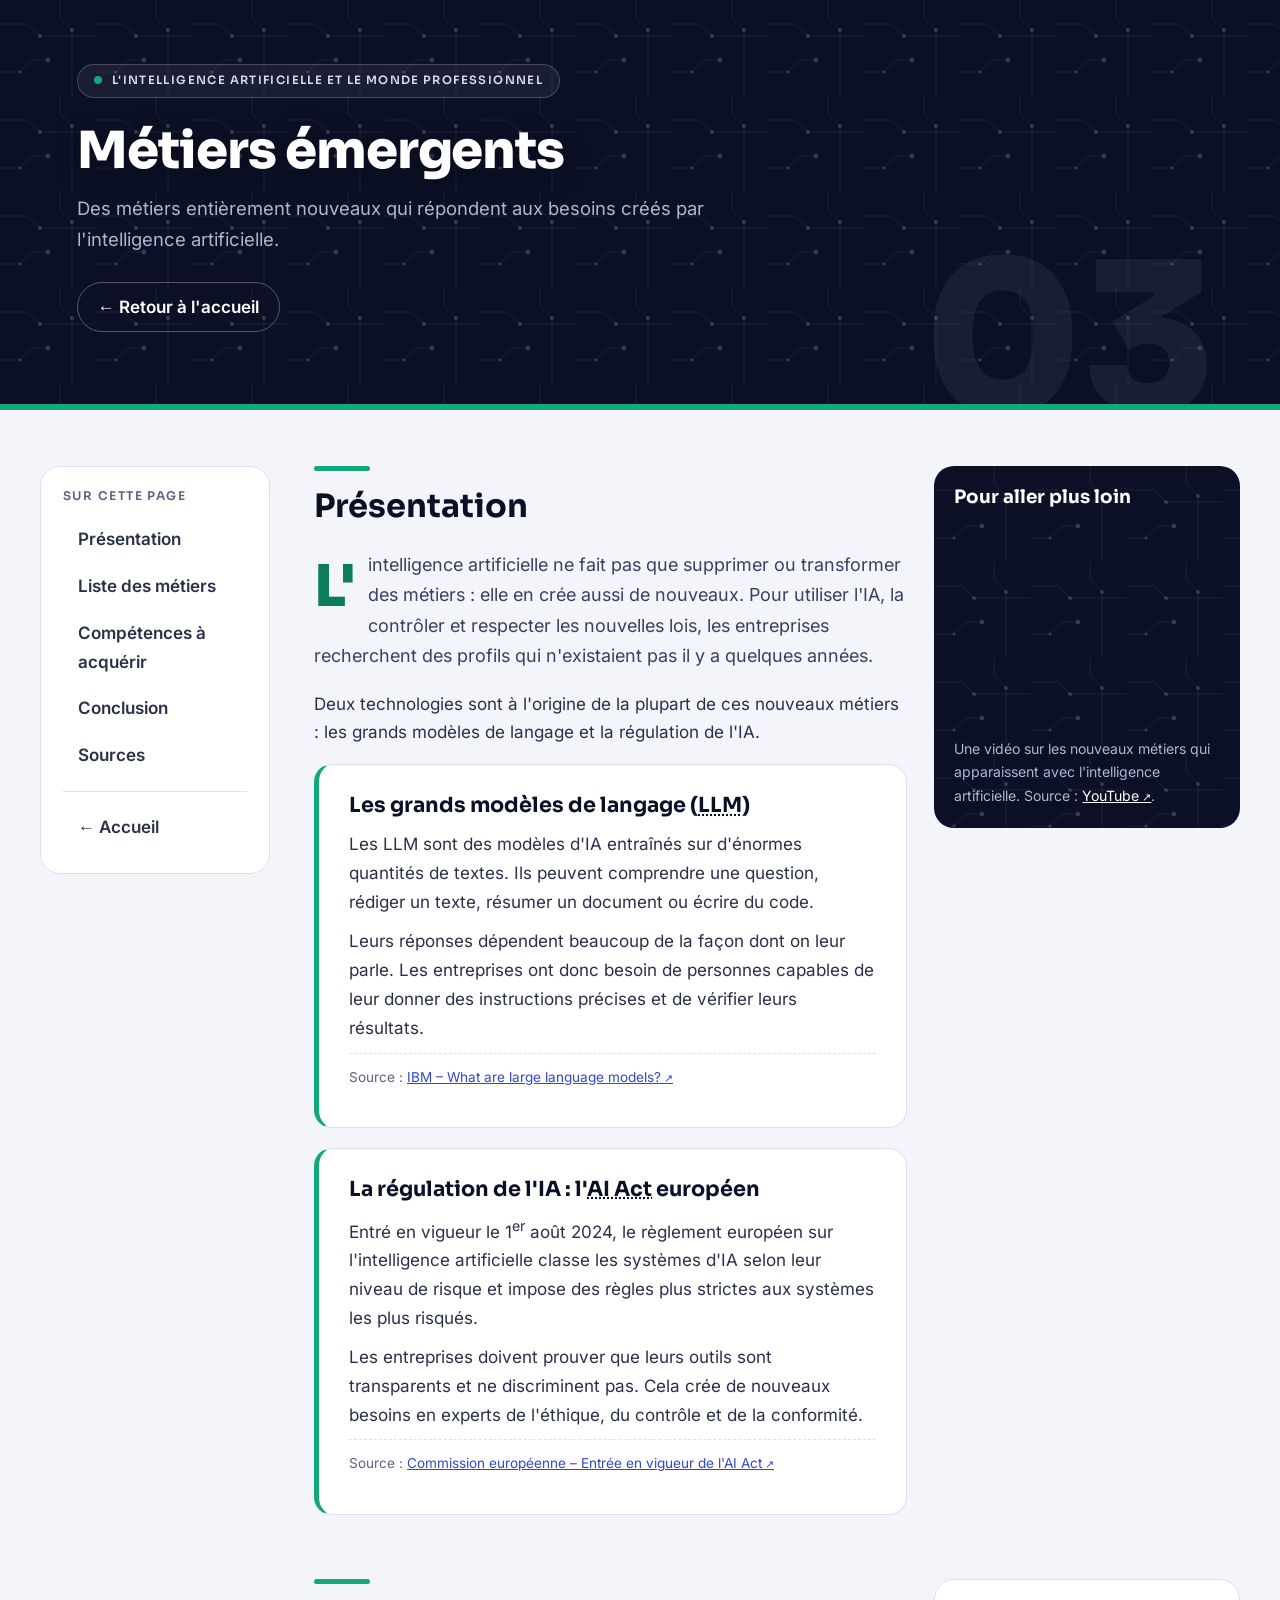
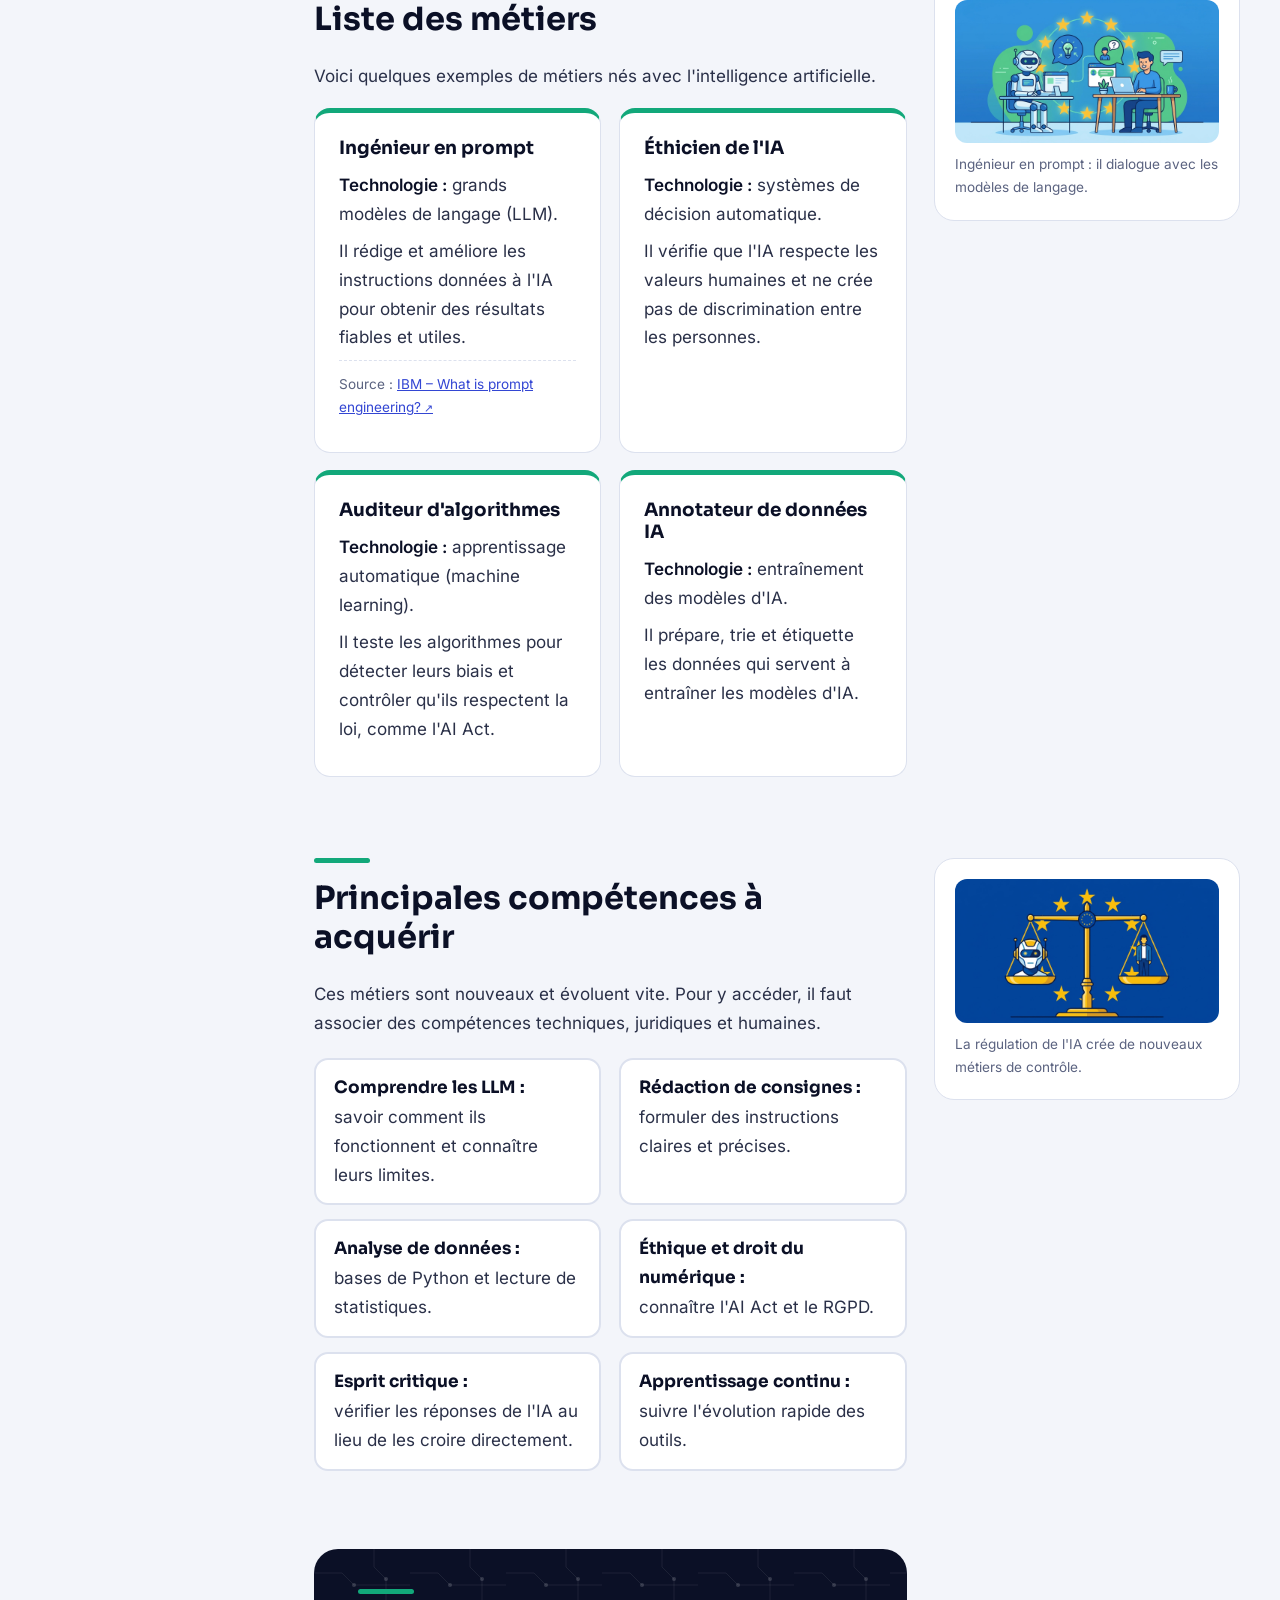
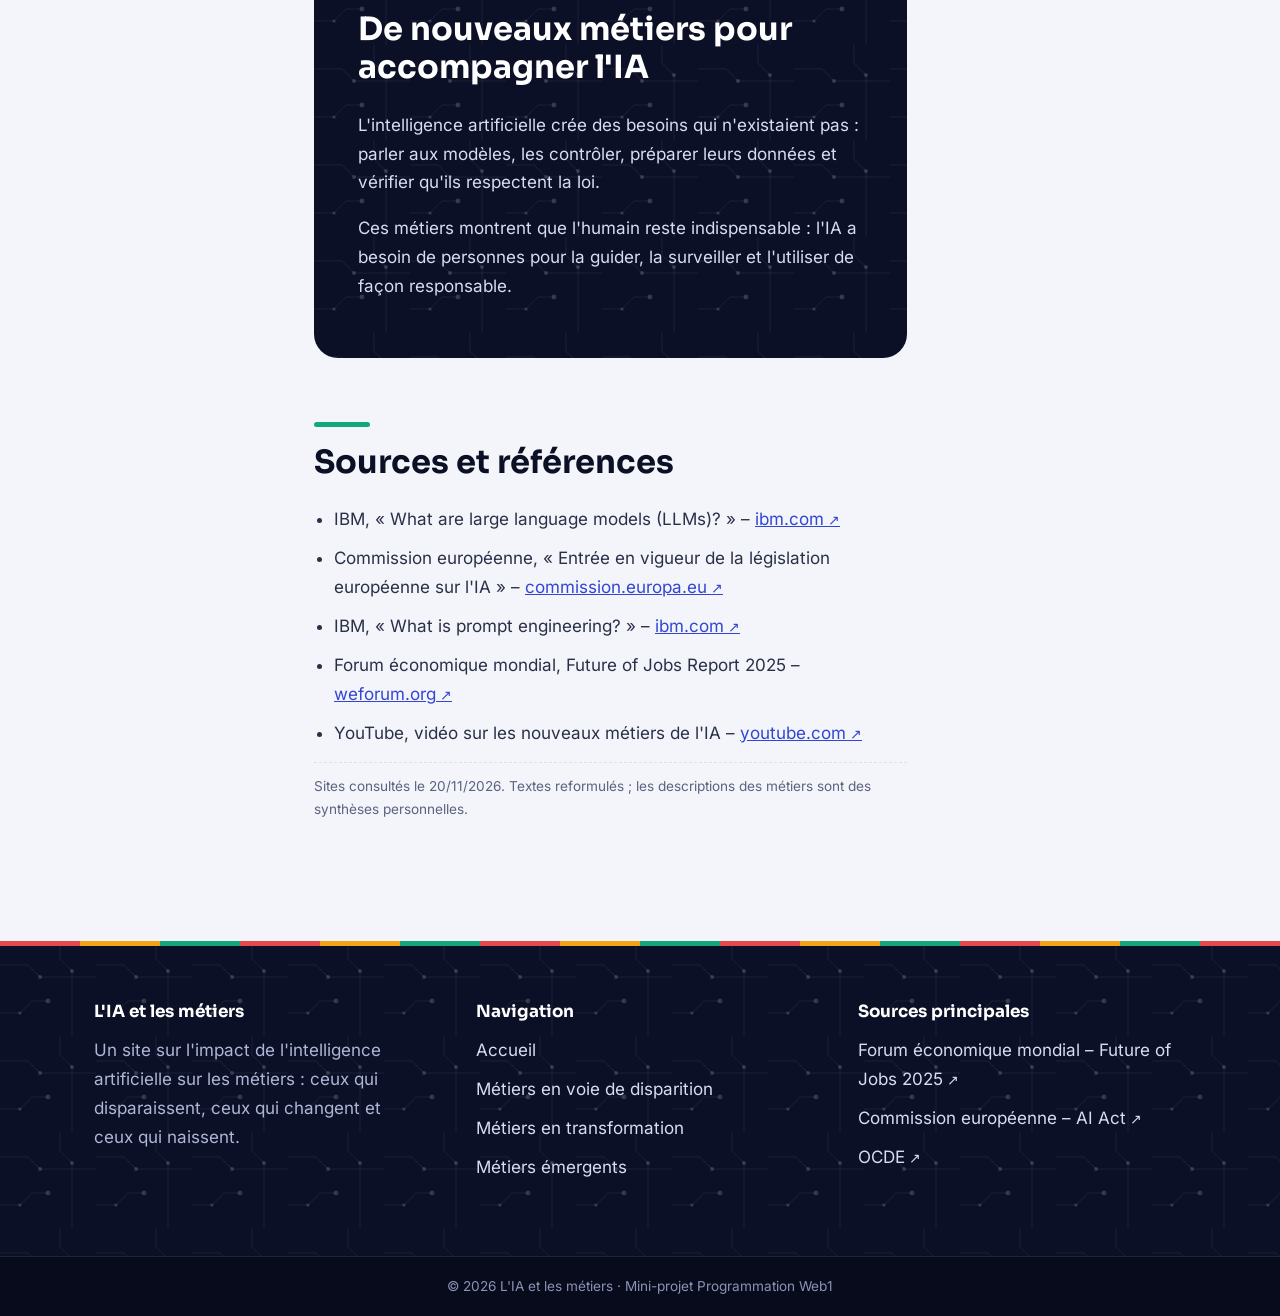
<file: metiers-emergents.html>
<!DOCTYPE html>
<html lang="fr">

<head>
  <meta charset="UTF-8">
  <meta name="viewport" content="width=device-width, initial-scale=1.0">
  <meta name="description"
    content="Découvrez les nouveaux métiers qui naissent avec l'intelligence artificielle et les compétences à acquérir pour y accéder.">
  <title>Métiers émergents | L'IA et les métiers</title>
  <link rel="stylesheet" href="css/categories.css">
</head>

<body class="emergents">

  <header class="header-categorie">
    <p class="surtitre">L'intelligence artificielle et le monde professionnel</p>
    <h1>Métiers émergents</h1>
    <p>
      Des métiers entièrement nouveaux qui répondent
      aux besoins créés par l'intelligence artificielle.
    </p>
    <a href="index.html">Retour à l'accueil</a>
  </header>



  <div class="grille">

    <nav class="navigation-interne">
      <h2>Sur cette page</h2>
      <ul>
        <li><a href="#presentation">Présentation</a></li>
        <li><a href="#liste">Liste des métiers</a></li>
        <li><a href="#competences">Compétences à acquérir</a></li>
        <li><a href="#conclusion">Conclusion</a></li>
        <li><a href="#sources">Sources</a></li>
        <li><a href="index.html">Accueil</a></li>
      </ul>
    </nav>


    <div class="principal">

      <section id="presentation">

        <h2>Présentation</h2>

        <p class="intro-page">
          L'intelligence artificielle ne fait pas que supprimer ou transformer
          des métiers : elle en crée aussi de nouveaux. Pour utiliser l'IA,
          la contrôler et respecter les nouvelles lois, les entreprises
          recherchent des profils qui n'existaient pas il y a quelques années.
        </p>

        <p>
          Deux technologies sont à l'origine de la plupart de ces nouveaux
          métiers : les grands modèles de langage et la régulation de l'IA.
        </p>


        <article class="article-technologie">
          <h3>Les grands modèles de langage (<abbr title="Large Language Models">LLM</abbr>)</h3>
          <p>
            Les LLM sont des modèles d'IA entraînés sur d'énormes quantités
            de textes. Ils peuvent comprendre une question, rédiger un texte,
            résumer un document ou écrire du code.
          </p>
          <p>
            Leurs réponses dépendent beaucoup de la façon dont on leur parle.
            Les entreprises ont donc besoin de personnes capables de leur
            donner des instructions précises et de vérifier leurs résultats.
          </p>
          <p class="source">
            Source : <a href="https://www.ibm.com/think/topics/large-language-models"
              target="_blank">IBM – What are large language models?</a>
          </p>
        </article>


        <article class="article-technologie">
          <h3>La régulation de l'IA : l'<abbr title="Artificial Intelligence Act">AI Act</abbr> européen</h3>
          <p>
            Entré en vigueur le 1<sup>er</sup> août 2024, le règlement européen
            sur l'intelligence artificielle classe les systèmes d'IA selon leur
            niveau de risque et impose des règles plus strictes aux systèmes
            les plus risqués.
          </p>
          <p>
            Les entreprises doivent prouver que leurs outils sont transparents
            et ne discriminent pas. Cela crée de nouveaux besoins en experts
            de l'éthique, du contrôle et de la conformité.
          </p>
          <p class="source">
            Source : <a href="https://commission.europa.eu/news-and-media/news/ai-act-enters-force-2024-08-01_fr"
              target="_blank">Commission européenne – Entrée en vigueur de l'AI Act</a>
          </p>
        </article>

      </section>

      <aside class="aside-lateral aside-r1 aside-video">

        <h2>Pour aller plus loin</h2>

        <iframe src="https://www.youtube.com/embed/zrzZEenzRTE"
          title="Vidéo sur les nouveaux métiers de l'IA" width="320" height="180"></iframe>

        <p class="legende-video">
          Une vidéo sur les nouveaux métiers qui apparaissent
          avec l'intelligence artificielle.
          Source : <a href="https://www.youtube.com/watch?v=zrzZEenzRTE"
            target="_blank">YouTube</a>.
        </p>

      </aside>


      <section id="liste">

        <h2>Liste des métiers</h2>

        <p>
          Voici quelques exemples de métiers nés avec
          l'intelligence artificielle.
        </p>

        <ul class="cartes">

          <li>
            <h3>Ingénieur en prompt</h3>
            <p><strong>Technologie :</strong> grands modèles de langage (LLM).</p>
            <p>
              Il rédige et améliore les instructions données à l'IA
              pour obtenir des résultats fiables et utiles.
            </p>
            <p class="source">
              Source : <a href="https://www.ibm.com/think/topics/prompt-engineering"
                target="_blank">IBM – What is prompt engineering?</a>
            </p>
          </li>

          <li>
            <h3>Éthicien de l'IA</h3>
            <p><strong>Technologie :</strong> systèmes de décision automatique.</p>
            <p>
              Il vérifie que l'IA respecte les valeurs humaines
              et ne crée pas de discrimination entre les personnes.
            </p>
          </li>

          <li>
            <h3>Auditeur d'algorithmes</h3>
            <p><strong>Technologie :</strong> apprentissage automatique (machine learning).</p>
            <p>
              Il teste les algorithmes pour détecter leurs biais
              et contrôler qu'ils respectent la loi, comme l'AI Act.
            </p>
          </li>

          <li>
            <h3>Annotateur de données IA</h3>
            <p><strong>Technologie :</strong> entraînement des modèles d'IA.</p>
            <p>
              Il prépare, trie et étiquette les données
              qui servent à entraîner les modèles d'IA.
            </p>
          </li>

        </ul>

      </section>

      <aside class="aside-lateral aside-r2">
        <figure>
          <img src="images/llm.jpg"
            alt="Illustration d'un grand modèle de langage qui répond à un utilisateur">
          <figcaption>Ingénieur en prompt : il dialogue avec les modèles de langage.
            <!-- Source de l'image : à compléter (outil IA ou site + lien) -->
          </figcaption>
        </figure>
      </aside>


      <section id="competences">

        <h2>Principales compétences à acquérir</h2>

        <p class="intro-competences">
          Ces métiers sont nouveaux et évoluent vite. Pour y accéder,
          il faut associer des compétences techniques, juridiques
          et humaines.
        </p>

        <ul class="competences">
          <li><strong>Comprendre les LLM :</strong> savoir comment ils fonctionnent et connaître leurs limites.</li>
          <li><strong>Rédaction de consignes :</strong> formuler des instructions claires et précises.</li>
          <li><strong>Analyse de données :</strong> bases de Python et lecture de statistiques.</li>
          <li><strong>Éthique et droit du numérique :</strong> connaître l'AI Act et le RGPD.</li>
          <li><strong>Esprit critique :</strong> vérifier les réponses de l'IA au lieu de les croire directement.</li>
          <li><strong>Apprentissage continu :</strong> suivre l'évolution rapide des outils.</li>
        </ul>

      </section>

      <aside class="aside-lateral aside-r3">
        <figure>
          <img src="images/ai-act.jpg"
            alt="Illustration de la régulation de l'intelligence artificielle">
          <figcaption>La régulation de l'IA crée de nouveaux métiers de contrôle.
            <!-- Source de l'image : à compléter (outil IA ou site + lien) -->
          </figcaption>
        </figure>
      </aside>


      <section id="conclusion" class="conclusion">

        <h2>De nouveaux métiers pour accompagner l'IA</h2>

        <p>
          L'intelligence artificielle crée des besoins qui n'existaient pas :
          parler aux modèles, les contrôler, préparer leurs données et
          vérifier qu'ils respectent la loi.
        </p>

        <p>
          Ces métiers montrent que l'humain reste indispensable :
          l'IA a besoin de personnes pour la guider, la surveiller
          et l'utiliser de façon responsable.
        </p>

      </section>


      <section id="sources">

        <h2>Sources et références</h2>

        <ul class="liste-sources">
          <li>IBM, « What are large language models (LLMs)? » –
            <a href="https://www.ibm.com/think/topics/large-language-models" target="_blank">ibm.com</a></li>
          <li>Commission européenne, « Entrée en vigueur de la législation européenne sur l'IA » –
            <a href="https://commission.europa.eu/news-and-media/news/ai-act-enters-force-2024-08-01_fr" target="_blank">commission.europa.eu</a></li>
          <li>IBM, « What is prompt engineering? » –
            <a href="https://www.ibm.com/think/topics/prompt-engineering" target="_blank">ibm.com</a></li>
          <li>Forum économique mondial, Future of Jobs Report 2025 –
            <a href="https://www.weforum.org/press/2025/01/future-of-jobs-report-2025-78-million-new-job-opportunities-by-2030-but-urgent-upskilling-needed-to-prepare-workforces/" target="_blank">weforum.org</a></li>
          <li>YouTube, vidéo sur les nouveaux métiers de l'IA –
            <a href="https://www.youtube.com/watch?v=zrzZEenzRTE" target="_blank">youtube.com</a></li>
        </ul>

        <p class="source">Sites consultés le 20/11/2026. Textes reformulés ; les descriptions des métiers sont des synthèses personnelles.</p>

      </section>

    </div>

  </div>





  <footer>

    <div class="footer-contenu">

      <div class="footer-bloc">
        <h2>L'IA et les métiers</h2>
        <p>
          Un site sur l'impact de l'intelligence artificielle
          sur les métiers : ceux qui disparaissent, ceux qui
          changent et ceux qui naissent.
        </p>
      </div>

      <div class="footer-bloc">
        <h2>Navigation</h2>
        <ul>
          <li><a href="index.html">Accueil</a></li>
          <li><a href="metiers-disparition.html">Métiers en voie de disparition</a></li>
          <li><a href="metiers-transformation.html">Métiers en transformation</a></li>
          <li><a href="metiers-emergents.html">Métiers émergents</a></li>
        </ul>
      </div>

      <div class="footer-bloc">
        <h2>Sources principales</h2>
        <ul>
          <li>
            <a href="https://www.weforum.org/press/2025/01/future-of-jobs-report-2025-78-million-new-job-opportunities-by-2030-but-urgent-upskilling-needed-to-prepare-workforces/"
              target="_blank">Forum économique mondial – Future of Jobs 2025</a>
          </li>
          <li>
            <a href="https://commission.europa.eu/news-and-media/news/ai-act-enters-force-2024-08-01_fr"
              target="_blank">Commission européenne – AI Act</a>
          </li>
          <li>
            <a href="https://www.oecd.org" target="_blank">OCDE</a>
          </li>
        </ul>
      </div>

    </div>

    <p class="footer-bas">© 2026 L'IA et les métiers · Mini-projet Programmation Web1</p>

  </footer>

</body>
</html>
</file>
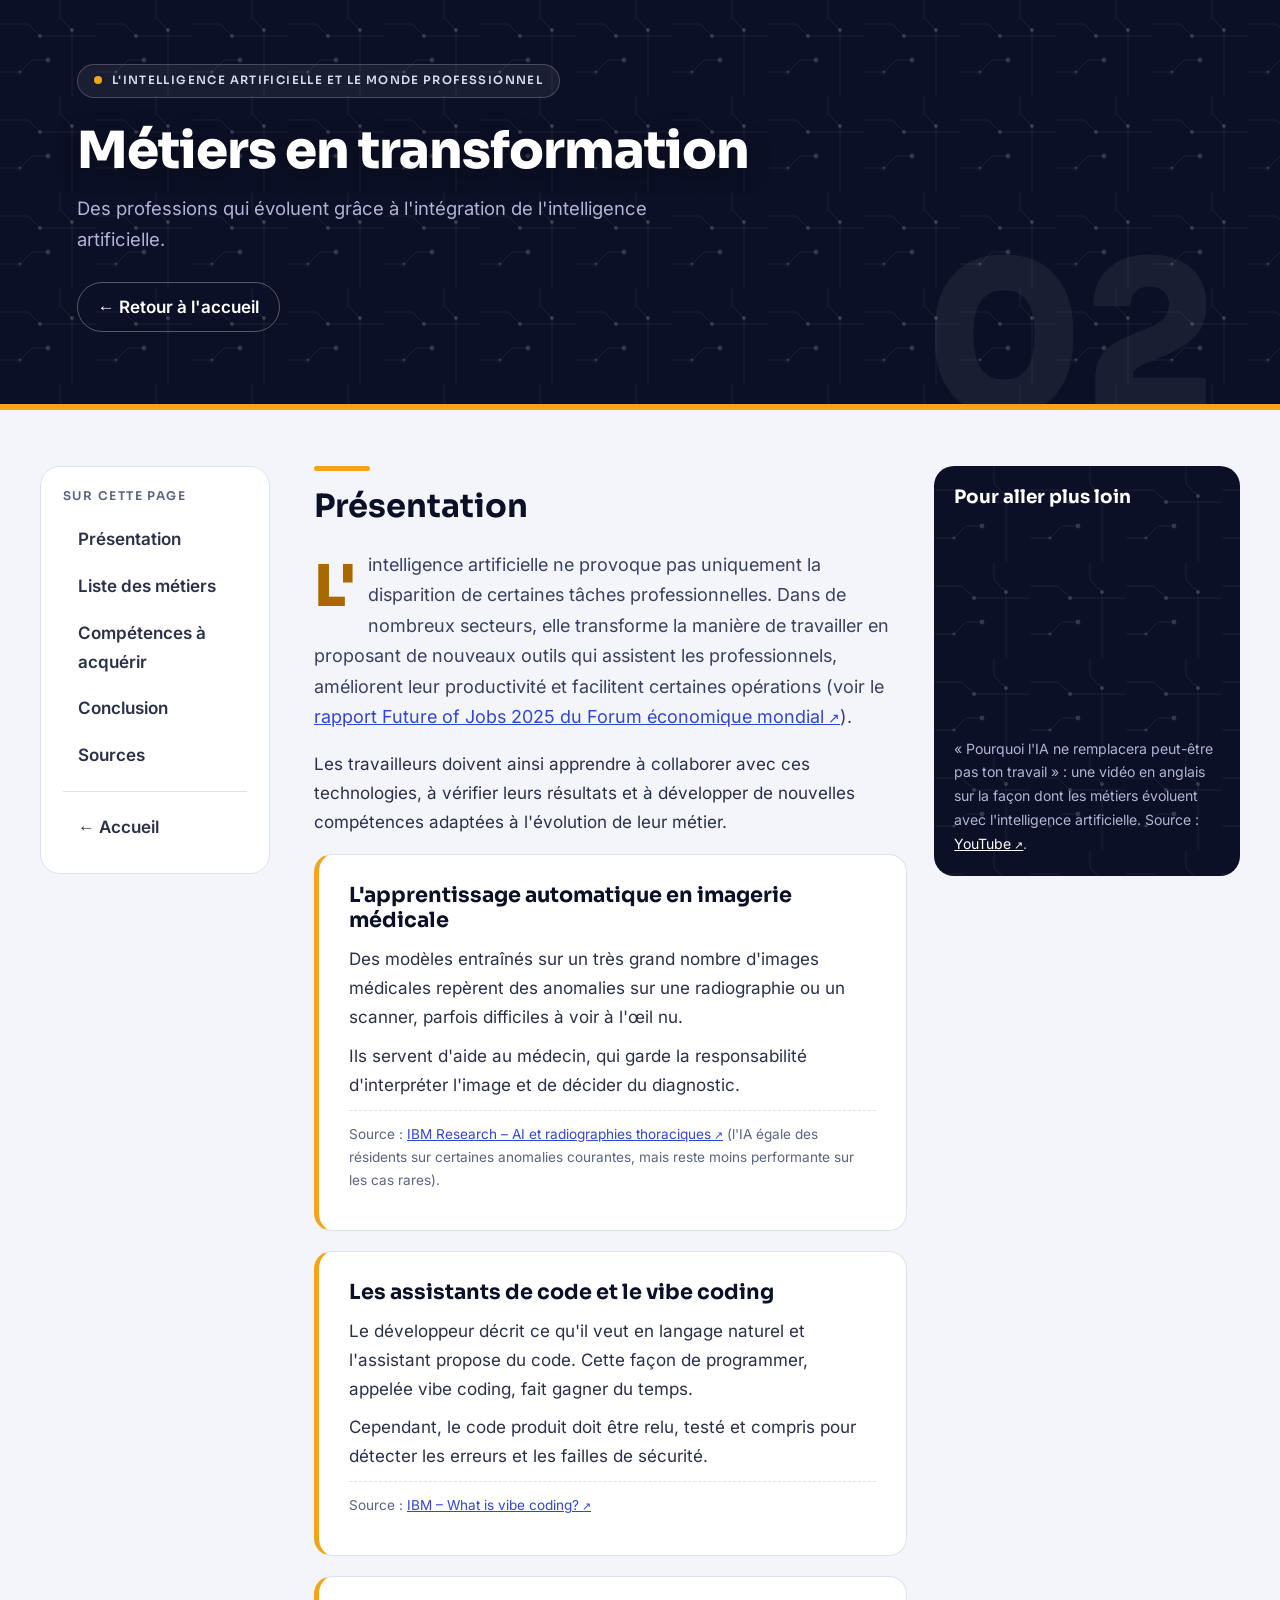
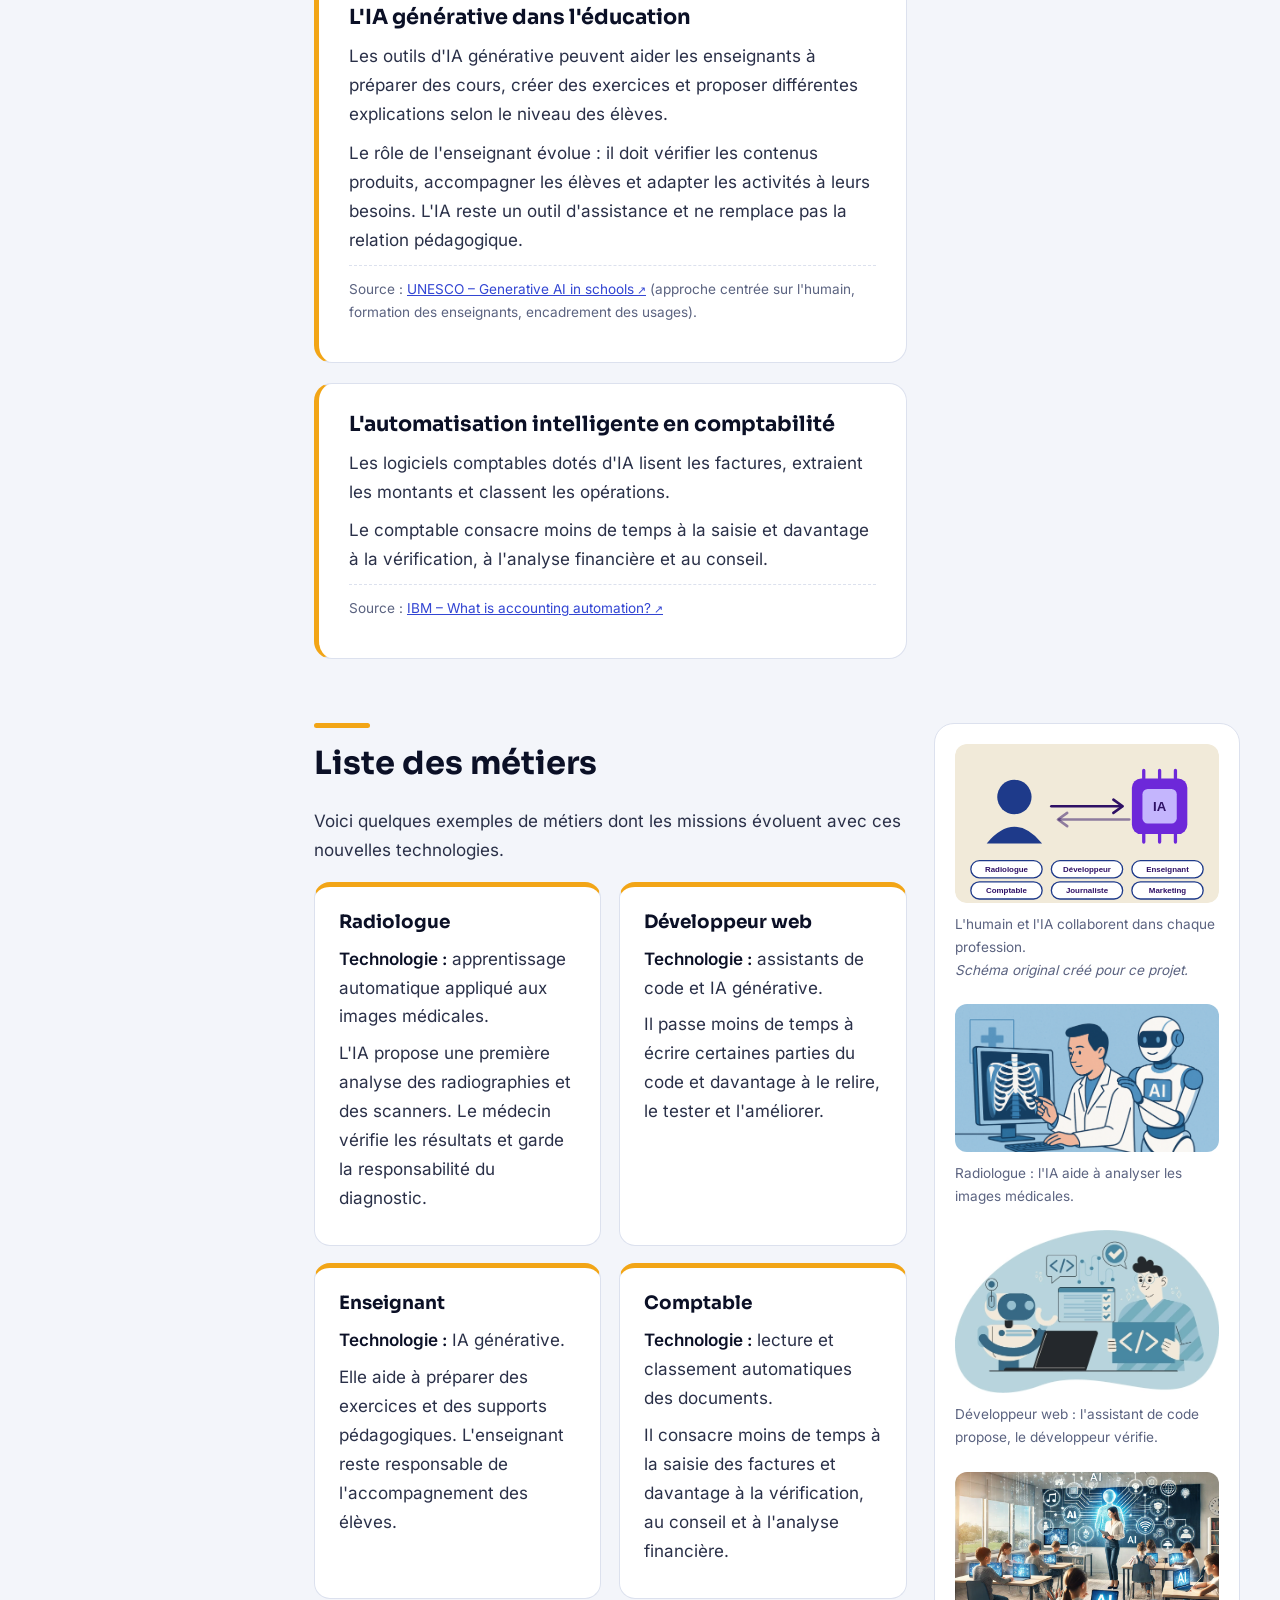
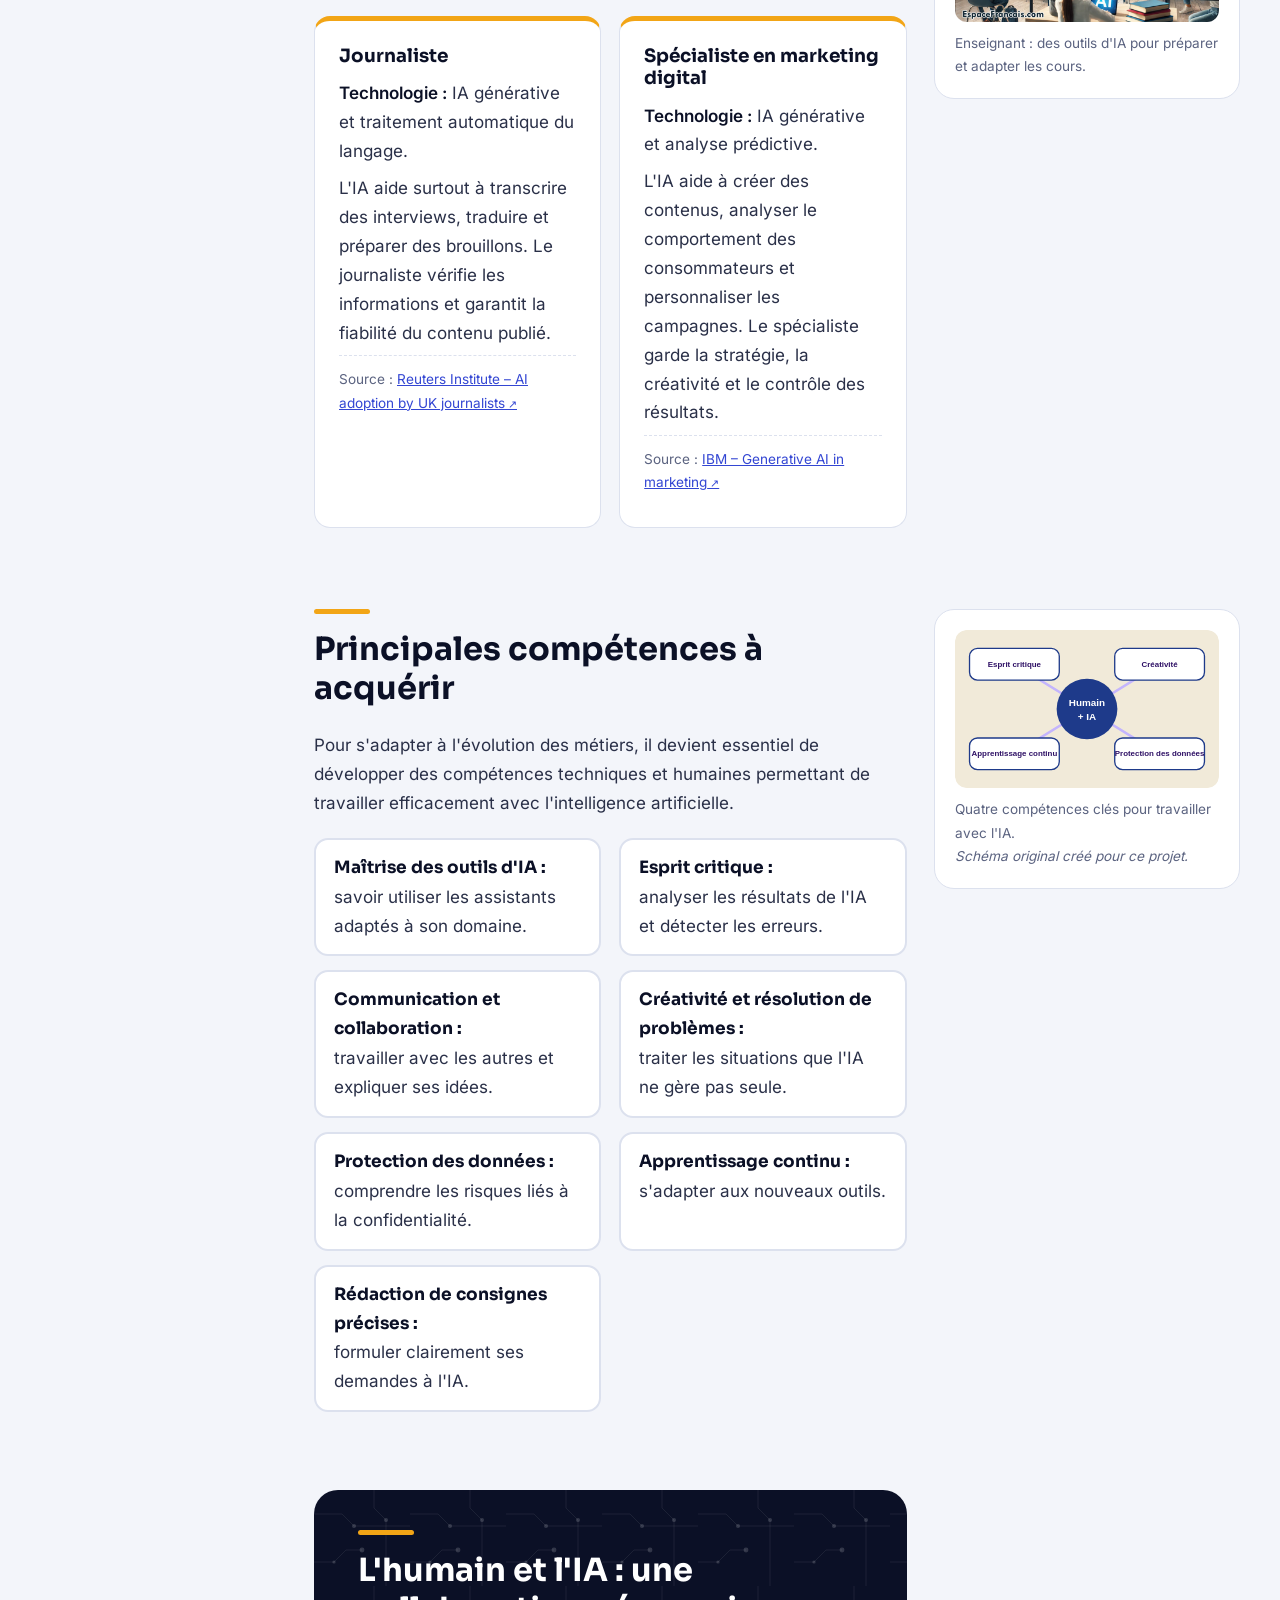
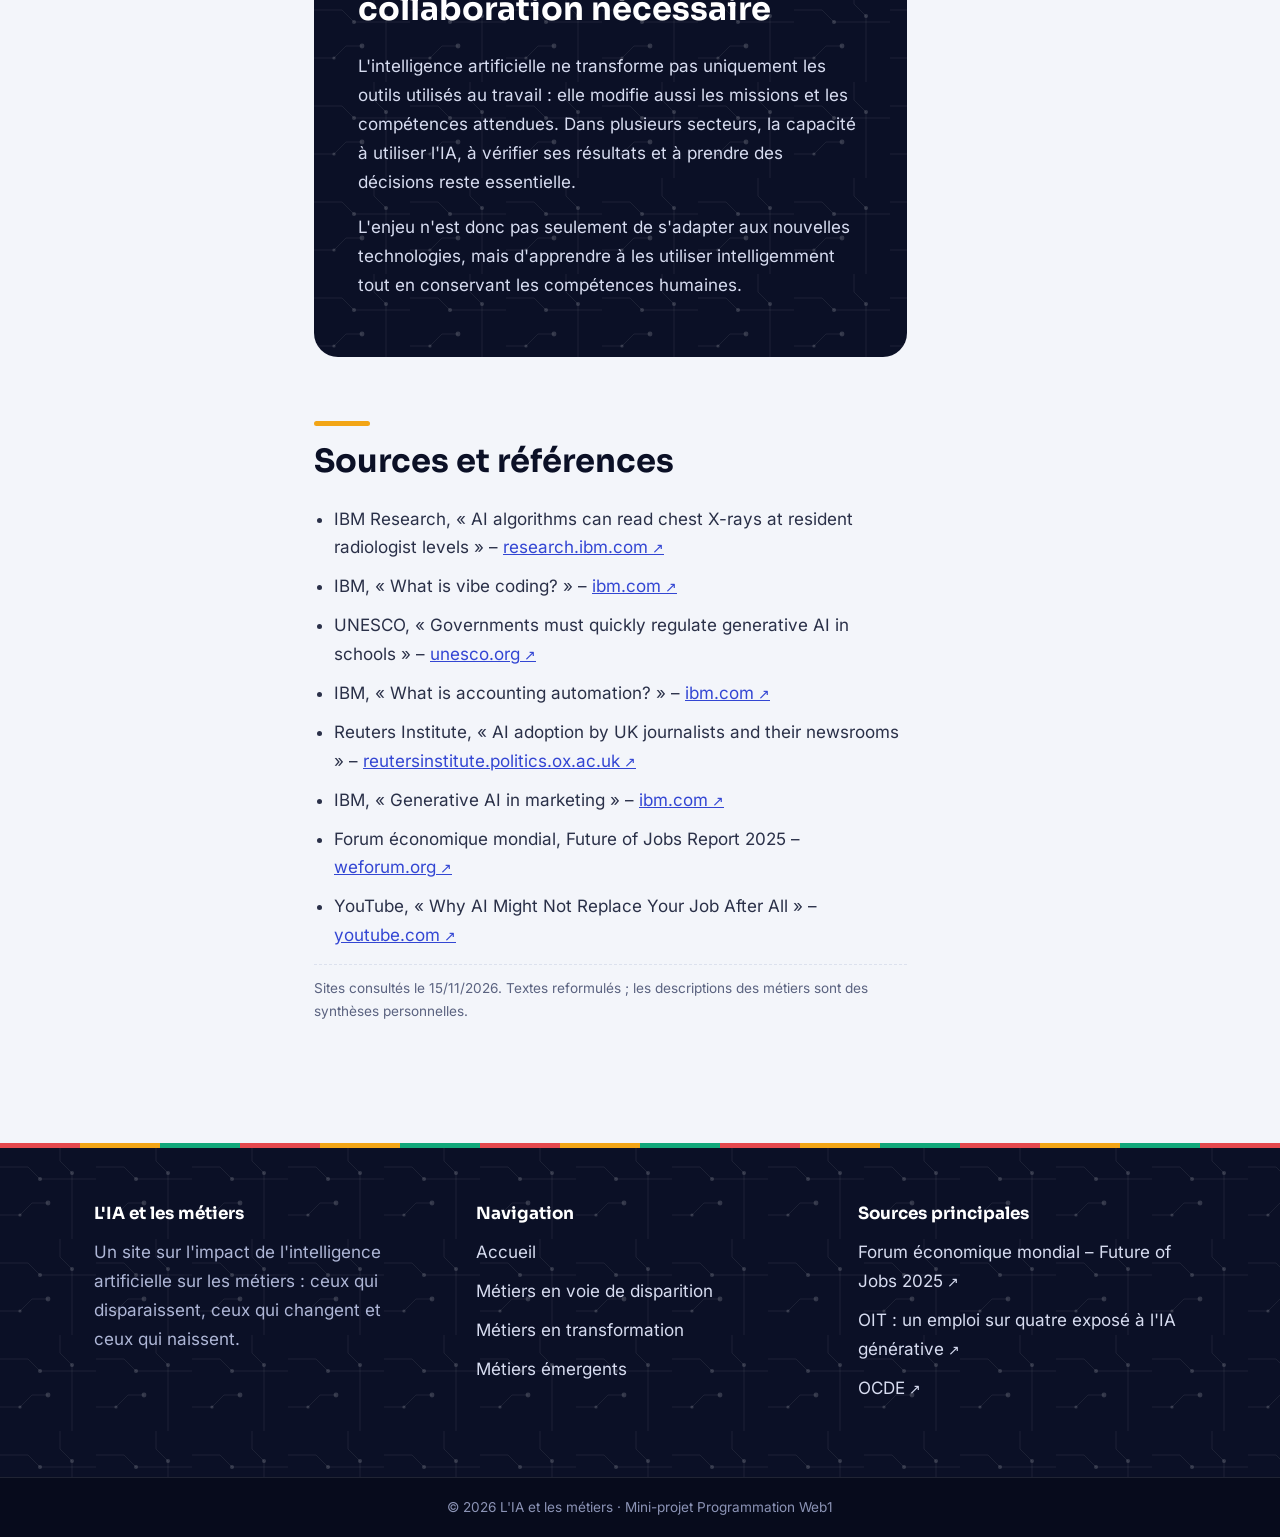
<file: metiers-transformation.html>
<!DOCTYPE html>
<html lang="fr">

<head>
  <meta charset="UTF-8">
  <meta name="viewport" content="width=device-width, initial-scale=1.0">
  <meta name="description"
    content="Découvrez comment l'intelligence artificielle transforme les métiers, les missions professionnelles et les compétences nécessaires.">
  <title>Métiers en transformation | L'IA et les métiers</title>
  <link rel="stylesheet" href="css/categories.css">
</head>

<body class="transformation">

  <header class="header-categorie">
    <p class="surtitre">L'intelligence artificielle et le monde professionnel</p>
    <h1>Métiers en transformation</h1>
    <p>
      Des professions qui évoluent grâce à l'intégration
      de l'intelligence artificielle.
    </p>
    <a href="index.html">Retour à l'accueil</a>
  </header>



    <div class="grille">

    <nav class="navigation-interne">
      <h2>Sur cette page</h2>
      <ul>
        <li><a href="#presentation">Présentation</a></li>
        <li><a href="#liste">Liste des métiers</a></li>
        <li><a href="#competences">Compétences à acquérir</a></li>
        <li><a href="#conclusion">Conclusion</a></li>
        <li><a href="#sources">Sources</a></li>
        <li><a href="index.html">Accueil</a></li>
      </ul>
    </nav>


    <div class="principal">

      <section id="presentation">

        <h2>Présentation</h2>

        <p class="intro-page">
          L'intelligence artificielle ne provoque pas uniquement la
          disparition de certaines tâches professionnelles. Dans de
          nombreux secteurs, elle transforme la manière de travailler
          en proposant de nouveaux outils qui assistent les professionnels,
          améliorent leur productivité et facilitent certaines opérations
          (voir le
          <a href="https://www.weforum.org/press/2025/01/future-of-jobs-report-2025-78-million-new-job-opportunities-by-2030-but-urgent-upskilling-needed-to-prepare-workforces/"
            target="_blank">rapport Future of Jobs 2025 du Forum économique mondial</a>).
        </p>

        <p>
          Les travailleurs doivent ainsi apprendre à collaborer avec ces
          technologies, à vérifier leurs résultats et à développer de
          nouvelles compétences adaptées à l'évolution de leur métier.
        </p>


        <article class="article-technologie">
          <h3>L'apprentissage automatique en imagerie médicale</h3>
          <p>
            Des modèles entraînés sur un très grand nombre d'images
            médicales repèrent des anomalies sur une radiographie ou
            un scanner, parfois difficiles à voir à l'œil nu.
          </p>
          <p>
            Ils servent d'aide au médecin, qui garde la responsabilité
            d'interpréter l'image et de décider du diagnostic.
          </p>
          <p class="source">
            Source : <a href="https://research.ibm.com/blog/ai-x-rays-for-radiologists"
              target="_blank">IBM Research – AI et radiographies thoraciques</a>
            (l'IA égale des résidents sur certaines anomalies courantes, mais reste moins performante sur les cas rares).
          </p>
        </article>


        <article class="article-technologie">
          <h3>Les assistants de code et le vibe coding</h3>
          <p>
            Le développeur décrit ce qu'il veut en langage naturel
            et l'assistant propose du code. Cette façon de programmer,
            appelée vibe coding, fait gagner du temps.
          </p>
          <p>
            Cependant, le code produit doit être relu, testé et compris
            pour détecter les erreurs et les failles de sécurité.
          </p>
          <p class="source">
            Source : <a href="https://www.ibm.com/think/topics/vibe-coding"
              target="_blank">IBM – What is vibe coding?</a>
          </p>
        </article>


        <article class="article-technologie">
          <h3>L'IA générative dans l'éducation</h3>
          <p>
            Les outils d'IA générative peuvent aider les enseignants
            à préparer des cours, créer des exercices et proposer
            différentes explications selon le niveau des élèves.
          </p>
          <p>
            Le rôle de l'enseignant évolue : il doit vérifier
            les contenus produits, accompagner les élèves et adapter
            les activités à leurs besoins. L'IA reste un outil
            d'assistance et ne remplace pas la relation pédagogique.
          </p>
          <p class="source">
            Source : <a href="https://www.unesco.org/en/articles/unesco-governments-must-quickly-regulate-generative-ai-schools"
              target="_blank">UNESCO – Generative AI in schools</a>
            (approche centrée sur l'humain, formation des enseignants, encadrement des usages).
          </p>
        </article>


        <article class="article-technologie">
          <h3>L'automatisation intelligente en comptabilité</h3>
          <p>
            Les logiciels comptables dotés d'IA lisent les factures,
            extraient les montants et classent les opérations.
          </p>
          <p>
            Le comptable consacre moins de temps à la saisie et davantage
            à la vérification, à l'analyse financière et au conseil.
          </p>
          <p class="source">
            Source : <a href="https://www.ibm.com/think/topics/accounting-automation"
              target="_blank">IBM – What is accounting automation?</a>
          </p>
        </article>

      </section>

      <aside class="aside-lateral aside-r1 aside-video">

      <h2>Pour aller plus loin</h2>

      <iframe
        src="https://www.youtube.com/embed/EGskcTRnLJ0"
        title="Why AI Might Not Replace Your Job After All" width="320" height="180">
      </iframe>

      <p class="legende-video">
        « Pourquoi l'IA ne remplacera peut-être pas ton travail » :
        une vidéo en anglais sur la façon dont les métiers évoluent
        avec l'intelligence artificielle.
        Source : <a href="https://www.youtube.com/watch?v=EGskcTRnLJ0"
          target="_blank">YouTube</a>.
      </p>

    </aside>


      <section id="liste">

        <h2>Liste des métiers</h2>

        <p>
          Voici quelques exemples de métiers dont les missions
          évoluent avec ces nouvelles technologies.
        </p>

        <ul class="cartes">

          <li>
            <h3>Radiologue</h3>
            <p><strong>Technologie :</strong> apprentissage automatique appliqué aux images médicales.</p>
            <p>
              L'IA propose une première analyse des radiographies et des scanners.
              Le médecin vérifie les résultats et garde la responsabilité du diagnostic.
            </p>
          </li>

          <li>
            <h3>Développeur web</h3>
            <p><strong>Technologie :</strong> assistants de code et IA générative.</p>
            <p>
              Il passe moins de temps à écrire certaines parties du code
              et davantage à le relire, le tester et l'améliorer.
            </p>
          </li>

          <li>
            <h3>Enseignant</h3>
            <p><strong>Technologie :</strong> IA générative.</p>
            <p>
              Elle aide à préparer des exercices et des supports pédagogiques.
              L'enseignant reste responsable de l'accompagnement des élèves.
            </p>
          </li>

          <li>
            <h3>Comptable</h3>
            <p><strong>Technologie :</strong> lecture et classement automatiques des documents.</p>
            <p>
              Il consacre moins de temps à la saisie des factures et davantage
              à la vérification, au conseil et à l'analyse financière.
            </p>
          </li>

          <li>
            <h3>Journaliste</h3>
            <p><strong>Technologie :</strong> IA générative et traitement automatique du langage.</p>
            <p>
              L'IA aide surtout à transcrire des interviews, traduire et préparer des brouillons.
              Le journaliste vérifie les informations et garantit la fiabilité du contenu publié.
            </p>
            <p class="source">
              Source : <a href="https://reutersinstitute.politics.ox.ac.uk/ai-adoption-uk-journalists-and-their-newsrooms-surveying-applications-approaches-and-attitudes"
                target="_blank">Reuters Institute – AI adoption by UK journalists</a>
            </p>
          </li>

          <li>
            <h3>Spécialiste en marketing digital</h3>
            <p><strong>Technologie :</strong> IA générative et analyse prédictive.</p>
            <p>
              L'IA aide à créer des contenus, analyser le comportement des consommateurs
              et personnaliser les campagnes. Le spécialiste garde la stratégie,
              la créativité et le contrôle des résultats.
            </p>
            <p class="source">
              Source : <a href="https://www.ibm.com/think/topics/generative-ai-marketing"
                target="_blank">IBM – Generative AI in marketing</a>
            </p>
          </li>

        </ul>

      </section>

      <aside class="aside-lateral aside-r2">
          <figure>
          <img src="images/transformation-metiers.svg"
            alt="Un professionnel et une puce d'IA travaillent ensemble autour de six métiers">
          <figcaption>L'humain et l'IA collaborent dans chaque profession.
            <span>Schéma original créé pour ce projet.</span></figcaption>
        </figure>

        <figure>
          <img src="images/IA_en_radiologie.png"
            alt="Intelligence artificielle appliquée à la radiologie">
          <figcaption>Radiologue : l'IA aide à analyser les images médicales.
            <!-- Source de l'image : à compléter (site + lien) -->
          </figcaption>
        </figure>

        <figure>
          <img src="images/developpeur-ai.webp"
            alt="Développeur travaillant avec un assistant d'intelligence artificielle">
          <figcaption>Développeur web : l'assistant de code propose, le développeur vérifie.
            <!-- Source de l'image : à compléter (site + lien) -->
          </figcaption>
        </figure>

        <figure>
          <img src="images/Outils-IA-Enseignement-Education.jpg"
            alt="Outils d'intelligence artificielle pour l'enseignement et l'éducation">
          <figcaption>Enseignant : des outils d'IA pour préparer et adapter les cours.
            <!-- Source de l'image : à compléter (site + lien) -->
          </figcaption>
        </figure>
        </aside>


      <section id="competences">

        <h2>Principales compétences à acquérir</h2>

        <p class="intro-competences">
          Pour s'adapter à l'évolution des métiers, il devient
          essentiel de développer des compétences techniques
          et humaines permettant de travailler efficacement
          avec l'intelligence artificielle.
        </p>

        <ul class="competences">
          <li><strong>Maîtrise des outils d'IA :</strong> savoir utiliser les assistants adaptés à son domaine.</li>
          <li><strong>Esprit critique :</strong> analyser les résultats de l'IA et détecter les erreurs.</li>
          <li><strong>Communication et collaboration :</strong> travailler avec les autres et expliquer ses idées.</li>
          <li><strong>Créativité et résolution de problèmes :</strong> traiter les situations que l'IA ne gère pas seule.</li>
          <li><strong>Protection des données :</strong> comprendre les risques liés à la confidentialité.</li>
          <li><strong>Apprentissage continu :</strong> s'adapter aux nouveaux outils.</li>
          <li><strong>Rédaction de consignes précises :</strong> formuler clairement ses demandes à l'IA.</li>
        </ul>

      </section>

      <aside class="aside-lateral aside-r3">
          <figure>
          <img src="images/transformation-competences.svg"
            alt="Schéma : humain et IA entourés de quatre compétences clés">
          <figcaption>Quatre compétences clés pour travailler avec l'IA.
            <span>Schéma original créé pour ce projet.</span></figcaption>
        </figure>
        </aside>


      <section id="conclusion" class="conclusion">

        <h2>L'humain et l'IA : une collaboration nécessaire</h2>

        <p>
          L'intelligence artificielle ne transforme pas uniquement
          les outils utilisés au travail : elle modifie aussi
          les missions et les compétences attendues. Dans plusieurs
          secteurs, la capacité à utiliser l'IA, à vérifier ses résultats
          et à prendre des décisions reste essentielle.
        </p>

        <p>
          L'enjeu n'est donc pas seulement de s'adapter aux nouvelles
          technologies, mais d'apprendre à les utiliser intelligemment
          tout en conservant les compétences humaines.
        </p>

      </section>


      <section id="sources">

        <h2>Sources et références</h2>

        <ul class="liste-sources">
          <li>IBM Research, « AI algorithms can read chest X-rays at resident radiologist levels » –
            <a href="https://research.ibm.com/blog/ai-x-rays-for-radiologists" target="_blank">research.ibm.com</a></li>
          <li>IBM, « What is vibe coding? » –
            <a href="https://www.ibm.com/think/topics/vibe-coding" target="_blank">ibm.com</a></li>
          <li>UNESCO, « Governments must quickly regulate generative AI in schools » –
            <a href="https://www.unesco.org/en/articles/unesco-governments-must-quickly-regulate-generative-ai-schools" target="_blank">unesco.org</a></li>
          <li>IBM, « What is accounting automation? » –
            <a href="https://www.ibm.com/think/topics/accounting-automation" target="_blank">ibm.com</a></li>
          <li>Reuters Institute, « AI adoption by UK journalists and their newsrooms » –
            <a href="https://reutersinstitute.politics.ox.ac.uk/ai-adoption-uk-journalists-and-their-newsrooms-surveying-applications-approaches-and-attitudes" target="_blank">reutersinstitute.politics.ox.ac.uk</a></li>
          <li>IBM, « Generative AI in marketing » –
            <a href="https://www.ibm.com/think/topics/generative-ai-marketing" target="_blank">ibm.com</a></li>
          <li>Forum économique mondial, Future of Jobs Report 2025 –
            <a href="https://www.weforum.org/press/2025/01/future-of-jobs-report-2025-78-million-new-job-opportunities-by-2030-but-urgent-upskilling-needed-to-prepare-workforces/" target="_blank">weforum.org</a></li>
          <li>YouTube, « Why AI Might Not Replace Your Job After All » –
            <a href="https://www.youtube.com/watch?v=EGskcTRnLJ0" target="_blank">youtube.com</a></li>
        </ul>

        <p class="source">Sites consultés le 15/11/2026. Textes reformulés ; les descriptions des métiers sont des synthèses personnelles.</p>

      </section>

    </div>

  </div>





  <footer>

    <div class="footer-contenu">

      <div class="footer-bloc">
        <h2>L'IA et les métiers</h2>
        <p>
          Un site sur l'impact de l'intelligence artificielle
          sur les métiers : ceux qui disparaissent, ceux qui
          changent et ceux qui naissent.
        </p>
      </div>

      <div class="footer-bloc">
        <h2>Navigation</h2>
        <ul>
          <li><a href="index.html">Accueil</a></li>
          <li><a href="metiers-disparition.html">Métiers en voie de disparition</a></li>
          <li><a href="metiers-transformation.html">Métiers en transformation</a></li>
          <li><a href="metiers-emergents.html">Métiers émergents</a></li>
        </ul>
      </div>

      <div class="footer-bloc">
        <h2>Sources principales</h2>
        <ul>
          <li>
            <a href="https://www.weforum.org/press/2025/01/future-of-jobs-report-2025-78-million-new-job-opportunities-by-2030-but-urgent-upskilling-needed-to-prepare-workforces/"
              target="_blank">Forum économique mondial – Future of Jobs 2025</a>
          </li>
          <li>
            <a href="https://www.ilo.org/resource/news/one-four-jobs-risk-being-transformed-genai-new-ilo%E2%80%93nask-global-index-shows"
              target="_blank">OIT : un emploi sur quatre exposé à l'IA générative</a>
          </li>
          <li>
            <a href="https://www.oecd.org" target="_blank">OCDE</a>
          </li>
        </ul>
      </div>

    </div>

    <p class="footer-bas">© 2026 L'IA et les métiers · Mini-projet Programmation Web1</p>

  </footer>

</body>
</html>
</file>
<file: css/accueil.css>
/* =========================================================
   accueil.css : feuille de style de la page d'accueil
   Thème « Signal » : bleu nuit + trois couleurs de catégorie
   rouge = disparition, ambre = transformation, vert = émergents
   ========================================================= */

/* ===== Polices (@font-face, fichiers dans le dossier fonts) ===== */
@font-face {
  font-family: 'Sora';
  src: url(../fonts/sora-700.woff2);
  font-weight: 700;
}

@font-face {
  font-family: 'Sora';
  src: url(../fonts/sora-800.woff2);
  font-weight: 800;
}

@font-face {
  font-family: 'Sora';
  src: url(../fonts/sora-600.woff2);
  font-weight: 600;
}

@font-face {
  font-family: 'Inter';
  src: url(../fonts/inter-400.woff2);
  font-weight: 400;
}

@font-face {
  font-family: 'Inter';
  src: url(../fonts/inter-600.woff2);
  font-weight: 600;
}

/* ===== Base ===== */
* {
  box-sizing: border-box;
}

body {
  margin: 0;
  font-family: 'Inter', Arial, sans-serif;
  font-size: 17px;
  line-height: 1.7;
  background-color: #F3F5FA;
  color: #2A3048;
}

h1, h2, h3 {
  font-family: 'Sora', Arial, sans-serif;
  line-height: 1.2;
}

a {
  color: #3346D3;
}

a:hover {
  color: #0B1026;
}

/* Petite flèche après chaque lien externe (sélecteur d'attribut) */
a[target="_blank"]::after {
  content: " ↗";
  font-size: 0.8em;
}

/* ===== Header : bannière bleu nuit avec motif de circuit ===== */
header {
  display: flex;
  align-items: center;
  justify-content: space-between;
  padding: 56px 6%;
  background-color: #0B1026;
  background-image: url(../images/motif-circuit.svg);
  background-repeat: repeat;
  color: #ffffff;
}

/* Le logo : premier enfant du header, il « flotte » */
header > img:first-child {
  width: 130px;
  height: 130px;
  border: 2px solid rgba(255, 255, 255, 0.15);
  border-radius: 28px;
  box-shadow: 0 0 40px rgba(51, 70, 211, 0.55);
  animation: flotter 4s ease-in-out infinite;
}

header > div {
  flex: 1;
  margin: 0 40px;
}

header h1 {
  margin: 0 0 14px;
  font-size: 2.7rem;
  font-weight: 800;
  letter-spacing: -0.02em;
  text-shadow: 0 4px 24px rgba(0, 0, 0, 0.4);
}

header p {
  margin: 0;
  font-size: 1.15rem;
  color: #AEB6D6;
}

/* La bannière : dernier enfant du header, légèrement penchée */
header > img:last-child {
  width: 340px;
  height: 170px;
  border-radius: 20px;
  box-shadow: 0 20px 40px rgba(0, 0, 0, 0.45);
  transform: rotate(2deg);
  transition: transform 0.4s;
}

header > img:last-child:hover {
  transform: rotate(0deg) scale(1.04);
}

/* ===== Menu : collé en haut, bande tricolore « signal » ===== */
nav {
  position: sticky;
  top: 0;
  z-index: 10;
  display: flex;
  flex-wrap: wrap;
  justify-content: center;
  padding: 5px 6% 0;
  background-color: #ffffff;
  background-image: url(../images/bande-signal.svg);
  background-repeat: repeat-x;
  background-position: top left;
  box-shadow: 0 6px 20px rgba(11, 16, 38, 0.08);
}

nav a {
  position: relative;
  margin: 0 22px;
  padding: 18px 0;
  font-family: 'Sora', Arial, sans-serif;
  font-weight: 600;
  font-size: 0.98rem;
  color: #0B1026;
  text-decoration: none;
}

/* Pastille de couleur devant les 3 catégories */
nav a:nth-child(n+2)::before {
  content: "";
  display: inline-block;
  width: 9px;
  height: 9px;
  margin-right: 8px;
  border-radius: 50%;
}

nav a:nth-child(2)::before { background-color: #E5484D; }
nav a:nth-child(3)::before { background-color: #F2A516; }
nav a:nth-child(4)::before { background-color: #12A87A; }

/* Soulignement qui se déroule au survol */
nav a::after {
  content: "";
  position: absolute;
  left: 0;
  bottom: 10px;
  width: 0;
  height: 3px;
  border-radius: 3px;
  background-color: #0B1026;
  transition: width 0.3s;
}

nav a:nth-child(2)::after { background-color: #E5484D; }
nav a:nth-child(3)::after { background-color: #F2A516; }
nav a:nth-child(4)::after { background-color: #12A87A; }

nav a:hover::after {
  width: 100%;
}

/* ===== Contenu principal ===== */
.contenu {
  max-width: 1140px;
  margin: 0 auto;
  padding: 64px 24px;
}

.contenu > section {
  margin-bottom: 80px;
  animation: apparition 0.8s ease both;
}

section h2 {
  margin: 0 0 28px;
  font-size: 2rem;
  font-weight: 700;
  color: #0B1026;
}

/* Petite barre tricolore au-dessus de chaque titre de section */
section h2::before {
  content: "";
  display: block;
  width: 72px;
  height: 5px;
  margin-bottom: 16px;
  border-radius: 3px;
  background-image: url(../images/bande-signal.svg);
}

/* ===== Section 1 : le rôle de l'IA (article + aside) ===== */
#role-ia {
  display: flex;
  align-items: flex-start;
}

#role-ia article {
  flex: 2;
}

#role-ia aside {
  flex: 1;
  position: sticky;
  top: 90px;
  margin-left: 48px;
  padding: 30px;
  border-radius: 22px;
  background-color: #0B1026;
  background-image: url(../images/motif-circuit.svg);
  color: #ffffff;
}

.sous-titre {
  margin: 0 0 20px;
  font-family: 'Sora', Arial, sans-serif;
  font-size: 1.35rem;
  font-weight: 600;
  color: #3346D3;
}

/* Lettrine sur le premier paragraphe après le sous-titre */
.sous-titre + p::first-letter {
  float: left;
  margin: 8px 12px 0 0;
  font-family: 'Sora', Arial, sans-serif;
  font-size: 3.6rem;
  font-weight: 800;
  line-height: 1;
  color: #0B1026;
}

#role-ia aside h3 {
  margin: 0 0 18px;
  font-size: 1.2rem;
}

#role-ia aside ol {
  margin: 0;
  padding: 0;
  list-style: none;
}

#role-ia aside li {
  padding: 4px 0 4px 16px;
  border-left: 4px solid #ffffff;
  color: #D7DCF0;
}

#role-ia aside li + li {
  margin-top: 18px;
}

#role-ia aside li:nth-child(1) { border-left-color: #E5484D; }
#role-ia aside li:nth-child(2) { border-left-color: #F2A516; }
#role-ia aside li:nth-child(3) { border-left-color: #12A87A; }

#role-ia aside strong {
  font-family: 'Sora', Arial, sans-serif;
  color: #ffffff;
}

/* ===== Section 2 : les technologies (Flexbox 2 x 2) ===== */
.bloc-technologies {
  overflow: hidden;
  border: 1px solid #DCE1EE;
  border-radius: 22px;
  background-color: #ffffff;
}

.intro-technologies {
  margin: 0;
  padding: 18px 30px;
  background-color: #0B1026;
  color: #D7DCF0;
}

.technologies {
  display: flex;
  flex-wrap: wrap;
  margin: 0;
  padding: 0;
  list-style: none;
}

.technologies li {
  display: flex;
  align-items: flex-start;
  width: 50%;
  padding: 30px;
  border-bottom: 1px solid #DCE1EE;
  transition: background-color 0.3s;
}

.technologies li:nth-child(odd) {
  border-right: 1px solid #DCE1EE;
}

.technologies li:nth-child(3),
.technologies li:nth-child(4) {
  border-bottom: none;
}

.technologies li:hover {
  background-color: #F3F5FA;
}

/* Le grand numéro gris qui devient bleu nuit au survol */
.numero {
  min-width: 70px;
  font-family: 'Sora', Arial, sans-serif;
  font-size: 2.8rem;
  font-weight: 800;
  line-height: 1;
  color: #C9D0E6;
  transition: color 0.3s;
}

.technologies li:hover .numero {
  color: #0B1026;
}

.technologies h3 {
  margin: 0 0 8px;
  font-size: 1.15rem;
  color: #0B1026;
}

.technologies p {
  margin: 0 0 10px;
}

.technologies a {
  font-weight: 600;
  text-decoration: none;
}

.technologies a::after {
  content: " →";
}

/* ===== Tableaux (sections 3 et 4) ===== */
.tableau-conteneur {
  overflow: auto;
  border: 1px solid #DCE1EE;
  border-radius: 22px;
  background-color: #ffffff;
}

table {
  width: 100%;
  min-width: 700px;
  border-collapse: collapse;
  text-align: left;
}

caption {
  padding: 18px 26px;
  text-align: left;
  color: #5B6380;
}

thead th {
  padding: 14px 22px;
  background-color: #0B1026;
  color: #ffffff;
  font-size: 0.8rem;
  font-weight: 600;
  text-transform: uppercase;
  letter-spacing: 0.08em;
}

tbody th,
tbody td {
  padding: 20px 22px;
  border-top: 1px solid #DCE1EE;
  vertical-align: top;
}

tbody tr {
  transition: background-color 0.2s;
}

tbody tr:nth-child(even) {
  background-color: #F8F9FC;
}

tbody tr:hover {
  background-color: #EEF1FF;
}

/* Les grands chiffres clés, chacun avec sa couleur */
.tableau-chiffres tbody th {
  width: 150px;
  font-family: 'Sora', Arial, sans-serif;
  font-size: 2rem;
  font-weight: 800;
}

.tableau-chiffres tbody tr:nth-child(1) th { color: #12A87A; }
.tableau-chiffres tbody tr:nth-child(2) th { color: #D48C00; }
.tableau-chiffres tbody tr:nth-child(3) th { color: #3346D3; }
.tableau-chiffres tbody tr:nth-child(4) th { color: #E5484D; }

/* Tableau des 3 catégories : bord coloré + bouton */
#categories tbody th {
  font-family: 'Sora', Arial, sans-serif;
  color: #0B1026;
  border-left: 6px solid #0B1026;
}

#categories tbody tr:nth-child(1) th { border-left-color: #E5484D; }
#categories tbody tr:nth-child(2) th { border-left-color: #F2A516; }
#categories tbody tr:nth-child(3) th { border-left-color: #12A87A; }

#categories td a {
  display: inline-block;
  width: 170px;
  padding: 9px 18px;
  text-align: center;
  border-radius: 999px;
  background-color: #0B1026;
  color: #ffffff;
  font-weight: 600;
  text-decoration: none;
  transition: background-color 0.3s, transform 0.3s;
}

#categories td:last-child {
  width: 190px;
}

#categories td a::after {
  content: " →";
}

#categories td a:hover {
  transform: translateX(4px);
}

#categories tbody tr:nth-child(1) td a:hover { background-color: #E5484D; }
#categories tbody tr:nth-child(2) td a:hover { background-color: #D48C00; }
#categories tbody tr:nth-child(3) td a:hover { background-color: #12A87A; }

/* ===== Footer ===== */
footer {
  background-color: #0B1026;
  background-image: url(../images/motif-circuit.svg);
  color: #ffffff;
}

footer::before {
  content: "";
  display: block;
  height: 5px;
  background-image: url(../images/bande-signal.svg);
  background-repeat: repeat-x;
}

.footer-contenu {
  display: flex;
  flex-wrap: wrap;
  justify-content: space-between;
  max-width: 1140px;
  margin: 0 auto;
  padding: 56px 24px 40px;
}

.footer-bloc {
  width: 30%;
  margin-bottom: 24px;
}

footer h3 {
  margin: 0 0 14px;
  font-size: 1.05rem;
  color: #ffffff;
}

footer p {
  margin: 0;
  color: #AEB6D6;
}

footer ul {
  margin: 0;
  padding: 0;
  list-style: none;
}

footer li {
  margin-bottom: 10px;
}

footer a {
  color: #D7DCF0;
  text-decoration: none;
}

footer a:hover {
  color: #ffffff;
  text-decoration: underline;
}

.footer-bas {
  padding: 18px 24px;
  border-top: 1px solid rgba(255, 255, 255, 0.1);
  background-color: #070B1C;
  text-align: center;
  font-size: 0.85rem;
}

.footer-bas p {
  color: #8B93B5;
}

/* ===== Animations (@keyframes) ===== */
@keyframes flotter {
  0%   { transform: translateY(0); }
  50%  { transform: translateY(-10px); }
  100% { transform: translateY(0); }
}

@keyframes apparition {
  from {
    opacity: 0;
    transform: translateY(24px);
  }
  to {
    opacity: 1;
    transform: translateY(0);
  }
}

/* ===== Responsive (media queries) ===== */

/* Tablette */
@media (max-width: 900px) {
  header {
    flex-direction: column;
    text-align: center;
    padding: 40px 24px;
  }

  header > div {
    margin: 24px 0;
  }

  header h1 {
    font-size: 2.1rem;
  }

  header > img:last-child {
    width: 100%;
    height: 180px;
    transform: rotate(0deg);
  }

  #role-ia {
    flex-direction: column;
  }

  #role-ia aside {
    position: static;
    margin: 32px 0 0;
  }

  .technologies li {
    width: 100%;
    border-right: none;
  }

  .technologies li:nth-child(odd) {
    border-right: none;
  }

  .technologies li:nth-child(3) {
    border-bottom: 1px solid #DCE1EE;
  }

  .footer-bloc {
    width: 100%;
  }
}

/* Téléphone */
@media (max-width: 560px) {
  body {
    font-size: 16px;
  }

  nav {
    justify-content: flex-start;
    padding: 5px 12px 0;
  }

  nav a {
    margin: 0 10px;
    padding: 12px 0;
    font-size: 0.9rem;
  }

  nav a::after {
    bottom: 6px;
  }

  .contenu {
    padding: 40px 16px;
  }

  section h2 {
    font-size: 1.6rem;
  }

  .technologies li {
    padding: 22px;
  }

  .numero {
    min-width: 54px;
    font-size: 2.2rem;
  }
}
</file>
<file: css/categories.css>
/* =========================================================
   categories.css : feuille commune aux 3 pages de catégories
   Même thème « Signal » que l'accueil. Chaque page a sa couleur,
   choisie avec la classe du <body> :
   .disparition = rouge, .transformation = ambre, .emergents = vert
   ========================================================= */

/* ===== Polices (@font-face, fichiers dans le dossier fonts) ===== */
@font-face {
  font-family: 'Sora';
  src: url(../fonts/sora-600.woff2);
  font-weight: 600;
}

@font-face {
  font-family: 'Sora';
  src: url(../fonts/sora-700.woff2);
  font-weight: 700;
}

@font-face {
  font-family: 'Sora';
  src: url(../fonts/sora-800.woff2);
  font-weight: 800;
}

@font-face {
  font-family: 'Inter';
  src: url(../fonts/inter-400.woff2);
  font-weight: 400;
}

@font-face {
  font-family: 'Inter';
  src: url(../fonts/inter-600.woff2);
  font-weight: 600;
}

/* ===== Base ===== */
* {
  box-sizing: border-box;
}


body {
  margin: 0;
  font-family: 'Inter', Arial, sans-serif;
  font-size: 17px;
  line-height: 1.7;
  background-color: #F3F5FA;
  color: #2A3048;
}

h1, h2, h3 {
  font-family: 'Sora', Arial, sans-serif;
  line-height: 1.2;
}

a {
  color: #3346D3;
}

a:hover {
  color: #0B1026;
}

a[target="_blank"]::after {
  content: " ↗";
  font-size: 0.8em;
}

/* ===== Header de la page ===== */
.header-categorie {
  position: relative;
  overflow: hidden;
  padding: 64px 6% 72px;
  background-color: #0B1026;
  background-image: url(../images/motif-circuit.svg);
  background-repeat: repeat;
  border-bottom: 6px solid #3346D3;
  color: #ffffff;
}

/* Le grand numéro de la catégorie en filigrane */
.header-categorie::after {
  position: absolute;
  right: 5%;
  bottom: -40px;
  font-family: 'Sora', Arial, sans-serif;
  font-size: 13rem;
  font-weight: 800;
  line-height: 1;
  color: rgba(255, 255, 255, 0.06);
}

.disparition .header-categorie::after    { content: "01"; }
.transformation .header-categorie::after { content: "02"; }
.emergents .header-categorie::after      { content: "03"; }

/* Le surtitre en forme de badge, avec un point « en direct » */
.surtitre {
  display: inline-block;
  margin: 0;
  padding: 6px 16px;
  border: 1px solid rgba(255, 255, 255, 0.2);
  border-radius: 999px;
  background-color: rgba(255, 255, 255, 0.06);
  font-family: 'Sora', Arial, sans-serif;
  font-size: 0.72rem;
  font-weight: 600;
  letter-spacing: 0.12em;
  text-transform: uppercase;
  color: #D7DCF0;
}

.surtitre::before {
  content: "";
  display: inline-block;
  width: 8px;
  height: 8px;
  margin-right: 10px;
  border-radius: 50%;
  background-color: #3346D3;
  animation: pulsation 1.8s ease-in-out infinite;
}

.header-categorie h1 {
  position: relative;
  z-index: 1;
  margin: 22px 0 12px;
  font-size: 3.2rem;
  font-weight: 800;
  letter-spacing: -0.02em;
  text-shadow: 0 4px 24px rgba(0, 0, 0, 0.4);
}

.header-categorie p {
  position: relative;
  z-index: 1;
  max-width: 640px;
  margin: 0;
  font-size: 1.15rem;
  color: #AEB6D6;
}

.header-categorie .surtitre {
  max-width: none;
  font-size: 0.72rem;
  color: #D7DCF0;
}

/* Bouton « Retour à l'accueil » */
.header-categorie > a {
  position: relative;
  z-index: 1;
  display: inline-block;
  margin-top: 26px;
  padding: 10px 20px;
  border: 1px solid rgba(255, 255, 255, 0.3);
  border-radius: 999px;
  color: #ffffff;
  font-weight: 600;
  text-decoration: none;
  transition: background-color 0.3s, color 0.3s;
}

.header-categorie > a::before {
  content: "← ";
}

.header-categorie > a:hover {
  background-color: #ffffff;
  color: #0B1026;
}

/* ===== Mise en page : nav | contenu (Flexbox) ===== */
.grille {
  display: flex;
  align-items: flex-start;
  max-width: 1380px;
  margin: 0 auto;
  padding: 56px 40px;
}

/* ===== Navigation interne collante ===== */
.navigation-interne {
  position: sticky;
  top: 24px;
  width: 230px;
  min-width: 230px;
  margin-right: 44px;
  padding: 22px;
  border: 1px solid #DCE1EE;
  border-radius: 20px;
  background-color: #ffffff;
}

.navigation-interne h2 {
  margin: 0 0 12px;
  font-size: 0.75rem;
  font-weight: 600;
  letter-spacing: 0.12em;
  text-transform: uppercase;
  color: #5B6380;
}

.navigation-interne ul {
  margin: 0;
  padding: 0;
  list-style: none;
}

.navigation-interne a {
  display: block;
  padding: 9px 12px;
  border-left: 3px solid transparent;
  border-radius: 0 10px 10px 0;
  color: #2A3048;
  font-weight: 600;
  text-decoration: none;
  transition: background-color 0.2s, border-color 0.2s;
}

.navigation-interne a:hover {
  background-color: #F3F5FA;
  border-left-color: #3346D3;
}

/* Le dernier lien (Accueil) est séparé des autres */
.navigation-interne li:last-child {
  margin-top: 12px;
  padding-top: 12px;
  border-top: 1px solid #DCE1EE;
}

.navigation-interne li:last-child a::before {
  content: "← ";
}

/* ===== Contenu : chaque section avec son aside à droite ===== */
.principal {
  flex: 1;
  display: flex;
  flex-wrap: wrap;
  align-items: flex-start;
  min-width: 0;
}

.principal > section {
  width: 64%;
  margin-bottom: 64px;
  animation: apparition 0.8s ease both;
}

.principal > aside {
  width: 33%;
  margin-left: 3%;
  margin-bottom: 64px;
}

section > h2 {
  margin: 0 0 24px;
  font-size: 2rem;
  font-weight: 700;
  color: #0B1026;
}

section > h2::before {
  content: "";
  display: block;
  width: 56px;
  height: 5px;
  margin-bottom: 16px;
  border-radius: 3px;
  background-color: #3346D3;
}

/* La section ciblée par un lien du menu est mise en valeur */
section:target > h2 {
  color: #3346D3;
}

/* Paragraphe d'introduction avec lettrine */
.intro-page {
  font-size: 1.12rem;
  color: #3A4160;
}

.intro-page::first-letter {
  float: left;
  margin: 8px 12px 0 0;
  font-family: 'Sora', Arial, sans-serif;
  font-size: 3.6rem;
  font-weight: 800;
  line-height: 1;
  color: #0B1026;
}

/* ===== Articles de technologie ===== */
.article-technologie {
  padding: 28px 30px;
  border: 1px solid #DCE1EE;
  border-left: 5px solid #3346D3;
  border-radius: 18px;
  background-color: #ffffff;
  transition: transform 0.3s, box-shadow 0.3s;
}

.article-technologie + .article-technologie {
  margin-top: 20px;
}

.article-technologie:hover {
  transform: translateY(-4px);
  box-shadow: 0 16px 34px rgba(11, 16, 38, 0.1);
}

.article-technologie h3 {
  margin: 0 0 12px;
  font-size: 1.3rem;
  color: #0B1026;
}

.article-technologie p {
  margin: 0 0 10px;
}

/* ===== Mention de source ===== */
.source {
  margin: 14px 0 0;
  padding-top: 12px;
  border-top: 1px dashed #DCE1EE;
  font-size: 0.85rem;
  color: #5B6380;
}

/* ===== Asides avec images ===== */
.aside-lateral {
  padding: 20px;
  border: 1px solid #DCE1EE;
  border-radius: 20px;
  background-color: #ffffff;
}

.aside-lateral figure {
  overflow: hidden;
  margin: 0;
}

.aside-lateral figure + figure {
  margin-top: 22px;
}

.aside-lateral img {
  display: block;
  width: 100%;
  height: auto;
  border-radius: 12px;
  transition: transform 0.4s;
}

/* Les images s'agrandissent au survol */
.aside-lateral img:hover {
  transform: scale(1.06);
}

.aside-lateral figcaption {
  margin-top: 10px;
  font-size: 0.85rem;
  color: #5B6380;
}

.aside-lateral figcaption span {
  display: block;
  font-style: italic;
}

/* ===== Aside vidéo : bloc sombre ===== */
.aside-video {
  background-color: #0B1026;
  background-image: url(../images/motif-circuit.svg);
  border: none;
  color: #ffffff;
}

.aside-video h2 {
  margin: 0 0 14px;
  font-size: 1.15rem;
  color: #ffffff;
}

.aside-video iframe {
  display: block;
  width: 100%;
  height: 200px;
  border: 0;
  border-radius: 12px;
}

.legende-video {
  margin: 14px 0 0;
  font-size: 0.88rem;
  color: #AEB6D6;
}

.legende-video a {
  color: #ffffff;
}

/* ===== Cartes de métiers (Flexbox) ===== */
.cartes {
  display: flex;
  flex-wrap: wrap;
  justify-content: space-between;
  margin: 0;
  padding: 0;
  list-style: none;
}

.cartes li {
  width: 48.5%;
  margin-bottom: 3%;
  padding: 24px;
  border: 1px solid #DCE1EE;
  border-top: 5px solid #3346D3;
  border-radius: 16px;
  background-color: #ffffff;
  transition: transform 0.3s, box-shadow 0.3s;
}

.cartes li:hover {
  transform: translateY(-6px);
  box-shadow: 0 18px 36px rgba(11, 16, 38, 0.12);
}

.cartes h3 {
  margin: 0 0 12px;
  font-size: 1.15rem;
  color: #0B1026;
}

.cartes p {
  margin: 0 0 8px;
}

.cartes strong {
  color: #0B1026;
}

/* ===== Compétences : étiquettes ===== */
.intro-competences {
  margin: 0 0 20px;
}

.competences {
  display: flex;
  flex-wrap: wrap;
  margin: 0;
  padding: 0;
  list-style: none;
}

.competences li {
  width: 48.5%;
  margin: 0 3% 14px 0;
  padding: 14px 18px;
  border: 2px solid #DCE1EE;
  border-radius: 14px;
  background-color: #ffffff;
  transition: border-color 0.3s, background-color 0.3s;
}

.competences li:nth-child(even) {
  margin-right: 0;
}

.competences strong {
  display: block;
  font-family: 'Sora', Arial, sans-serif;
  color: #0B1026;
}

/* ===== Conclusion : bloc sombre ===== */
.conclusion {
  padding: 40px 44px;
  border-radius: 24px;
  background-color: #0B1026;
  background-image: url(../images/motif-circuit.svg);
  color: #D7DCF0;
}

.conclusion > h2 {
  color: #ffffff;
}

/* ===== Sources ===== */
.liste-sources {
  margin: 0;
  padding-left: 20px;
}

.liste-sources li {
  margin-bottom: 10px;
}

/* ===== Couleur de chaque page (classe du body) ===== */

/* Disparition : rouge */
.disparition .header-categorie { border-bottom-color: #E5484D; }
.disparition .surtitre::before,
.disparition section > h2::before { background-color: #E5484D; }
.disparition .navigation-interne a:hover { border-left-color: #E5484D; background-color: #FDECEC; }
.disparition .article-technologie { border-left-color: #E5484D; }
.disparition .cartes li { border-top-color: #E5484D; }
.disparition .competences li:hover { border-color: #E5484D; background-color: #FDECEC; }
.disparition section:target > h2,
.disparition .intro-page::first-letter { color: #C42F35; }

/* Transformation : ambre */
.transformation .header-categorie { border-bottom-color: #F2A516; }
.transformation .surtitre::before,
.transformation section > h2::before { background-color: #F2A516; }
.transformation .navigation-interne a:hover { border-left-color: #F2A516; background-color: #FDF3DF; }
.transformation .article-technologie { border-left-color: #F2A516; }
.transformation .cartes li { border-top-color: #F2A516; }
.transformation .competences li:hover { border-color: #F2A516; background-color: #FDF3DF; }
.transformation section:target > h2,
.transformation .intro-page::first-letter { color: #A86A00; }

/* Émergents : vert */
.emergents .header-categorie { border-bottom-color: #12A87A; }
.emergents .surtitre::before,
.emergents section > h2::before { background-color: #12A87A; }
.emergents .navigation-interne a:hover { border-left-color: #12A87A; background-color: #E2F6EF; }
.emergents .article-technologie { border-left-color: #12A87A; }
.emergents .cartes li { border-top-color: #12A87A; }
.emergents .competences li:hover { border-color: #12A87A; background-color: #E2F6EF; }
.emergents section:target > h2,
.emergents .intro-page::first-letter { color: #0B7D5A; }

/* ===== Footer (identique à l'accueil) ===== */
footer {
  background-color: #0B1026;
  background-image: url(../images/motif-circuit.svg);
  color: #ffffff;
}

footer::before {
  content: "";
  display: block;
  height: 5px;
  background-image: url(../images/bande-signal.svg);
  background-repeat: repeat-x;
}

.footer-contenu {
  display: flex;
  flex-wrap: wrap;
  justify-content: space-between;
  max-width: 1140px;
  margin: 0 auto;
  padding: 56px 24px 40px;
}

.footer-bloc {
  width: 30%;
  margin-bottom: 24px;
}

footer h2 {
  margin: 0 0 14px;
  font-size: 1.05rem;
  color: #ffffff;
}

footer p {
  margin: 0;
  color: #AEB6D6;
}

footer ul {
  margin: 0;
  padding: 0;
  list-style: none;
}

footer li {
  margin-bottom: 10px;
}

footer a {
  color: #D7DCF0;
  text-decoration: none;
}

footer a:hover {
  color: #ffffff;
  text-decoration: underline;
}

.footer-bas {
  margin: 0;
  padding: 18px 24px;
  border-top: 1px solid rgba(255, 255, 255, 0.1);
  background-color: #070B1C;
  text-align: center;
  font-size: 0.85rem;
  color: #8B93B5;
}

/* ===== Animations (@keyframes) ===== */
@keyframes apparition {
  from {
    opacity: 0;
    transform: translateY(24px);
  }
  to {
    opacity: 1;
    transform: translateY(0);
  }
}

@keyframes pulsation {
  0%   { opacity: 1;   transform: scale(1); }
  50%  { opacity: 0.4; transform: scale(1.5); }
  100% { opacity: 1;   transform: scale(1); }
}

/* ===== Responsive (media queries) ===== */

/* Tablette : tout passe sur une colonne */
@media (max-width: 1000px) {
  .grille {
    flex-direction: column;
    padding: 32px 24px;
  }

  .navigation-interne {
    position: static;
    width: 100%;
    min-width: 0;
    margin: 0 0 32px;
  }

  .navigation-interne ul {
    display: flex;
    flex-wrap: wrap;
  }

  .navigation-interne li:last-child {
    margin-top: 0;
    padding-top: 0;
    border-top: none;
  }

  .principal {
    width: 100%;
  }

  .principal > section,
  .principal > aside {
    width: 100%;
    margin-left: 0;
  }

  .principal > aside {
    margin-top: -24px;
    margin-bottom: 48px;
  }

  .footer-bloc {
    width: 100%;
  }
}

/* Téléphone */
@media (max-width: 600px) {
  body {
    font-size: 16px;
  }

  .header-categorie {
    padding: 44px 20px 52px;
  }

  .header-categorie h1 {
    font-size: 2.2rem;
  }

  .header-categorie::after {
    font-size: 7rem;
    bottom: -20px;
  }

  section > h2 {
    font-size: 1.6rem;
  }

  .cartes li,
  .competences li {
    width: 100%;
    margin-right: 0;
  }

  .conclusion {
    padding: 28px 24px;
  }
}
</file>
